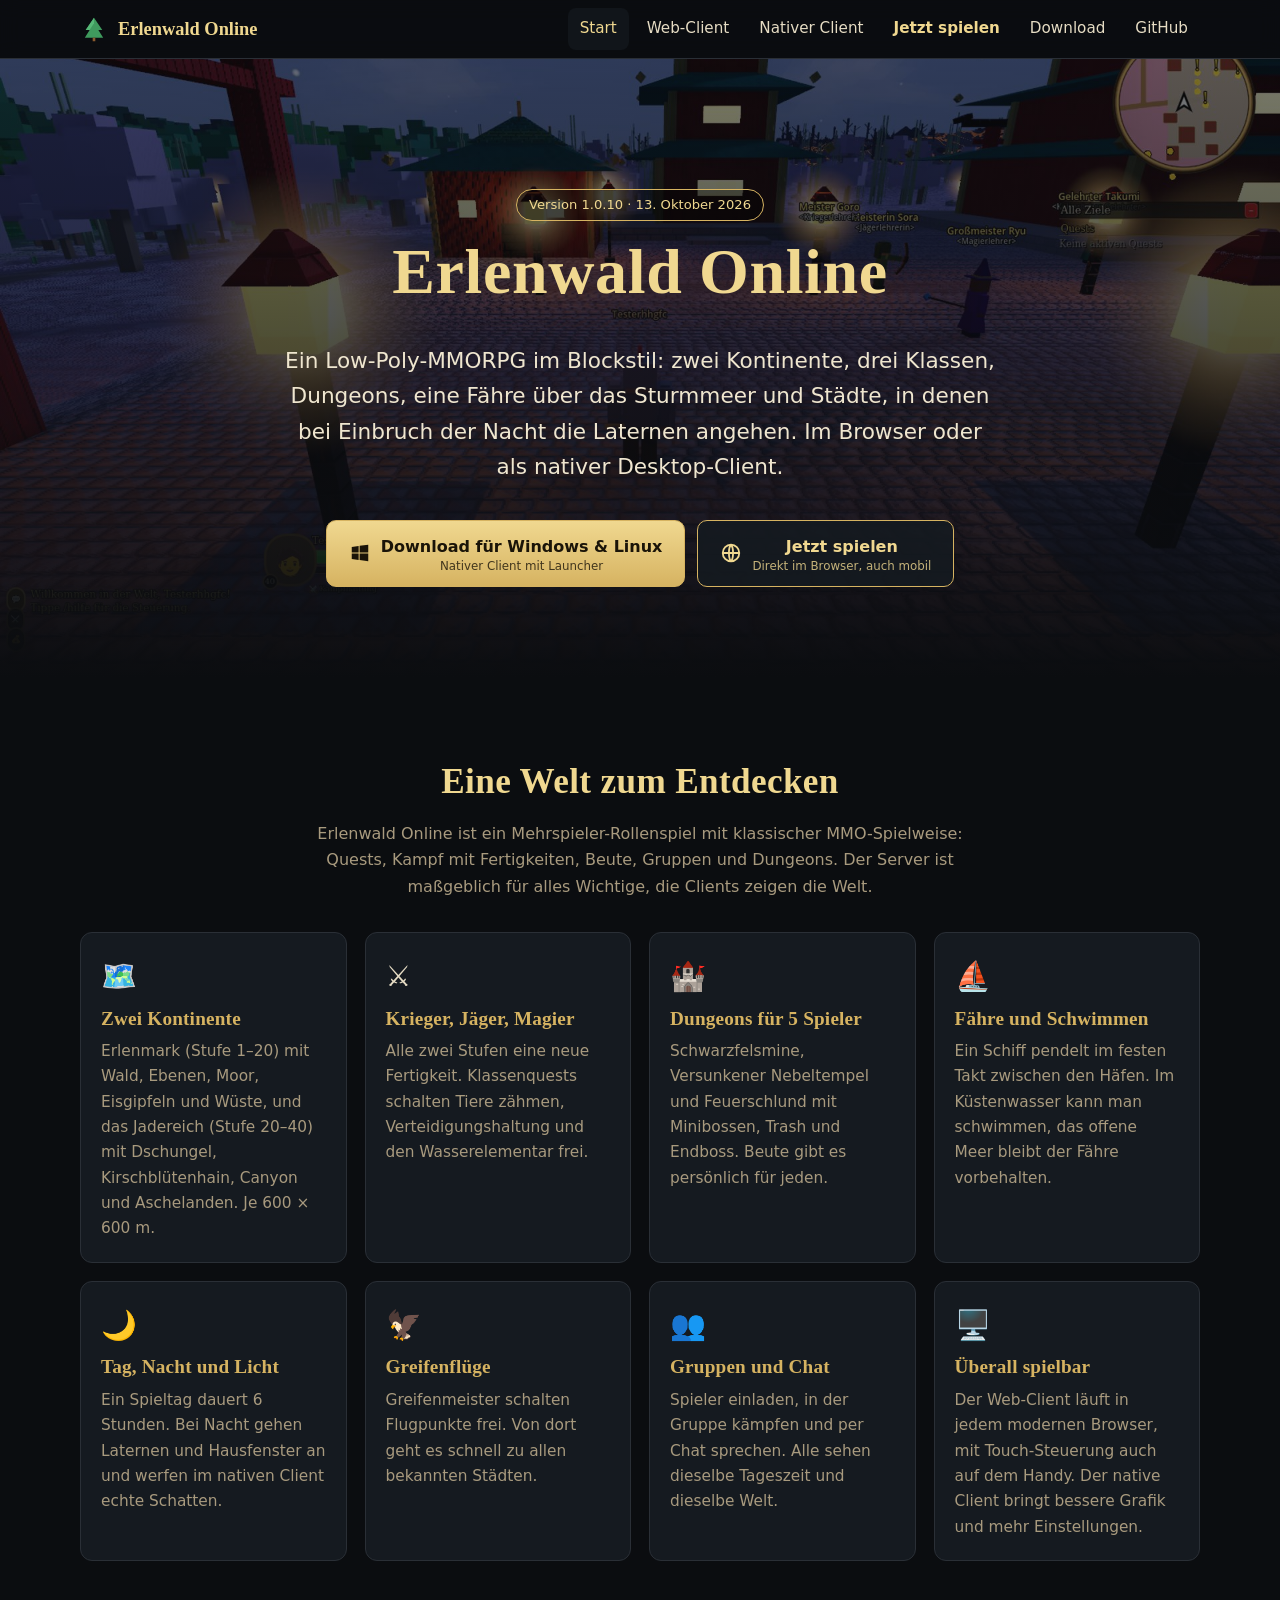
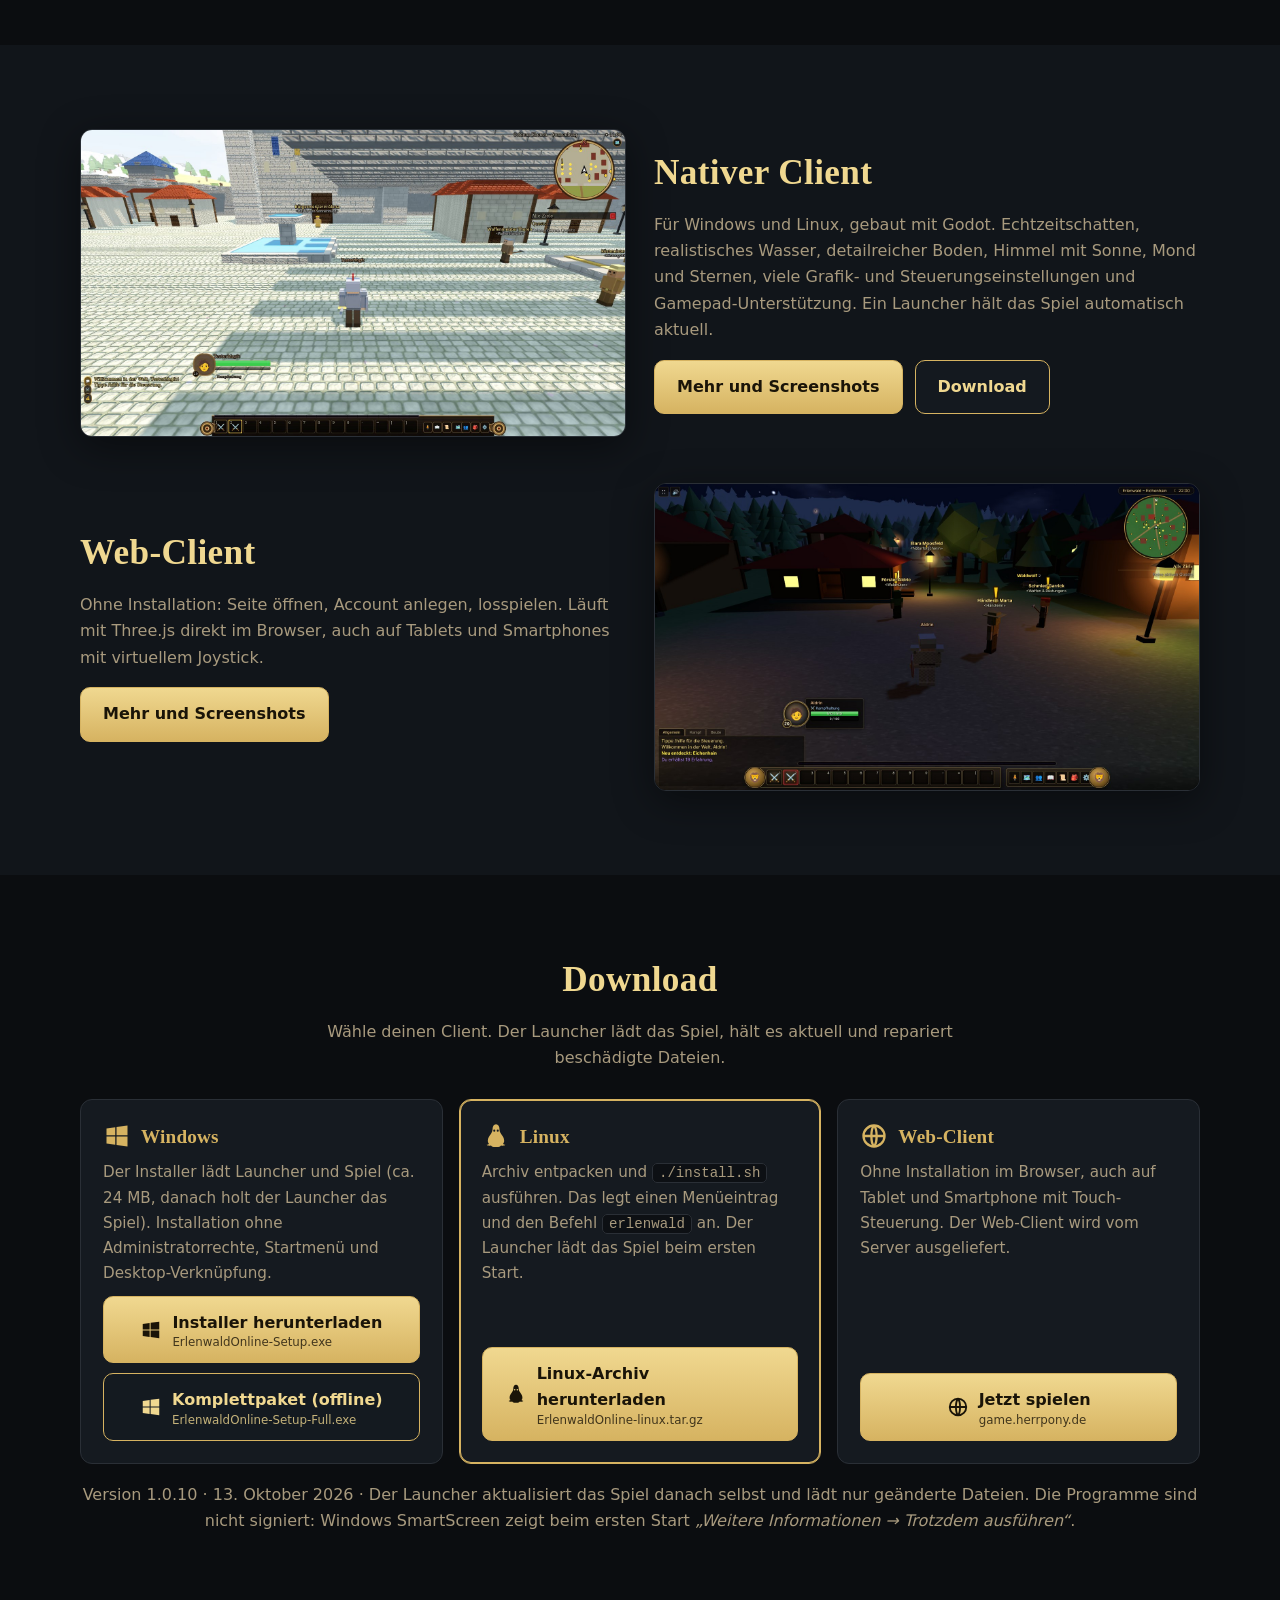
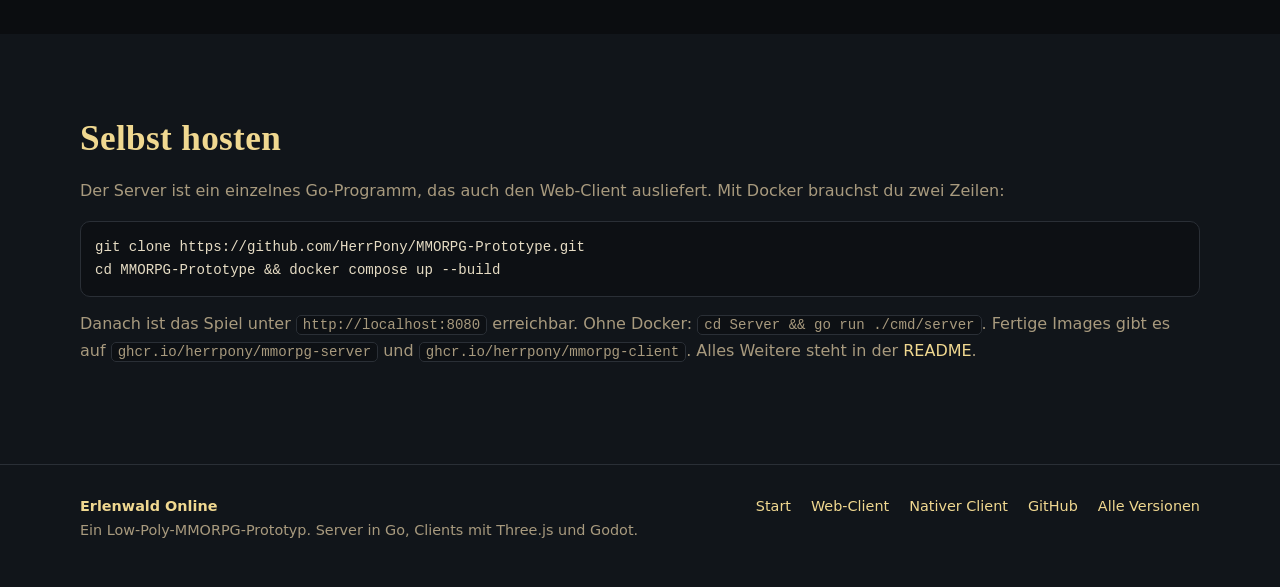
<file: index.html>
<!doctype html>
<html lang="de">
<head>
<meta charset="utf-8">
<title>Erlenwald Online – Low-Poly-MMORPG für Browser, Windows und Linux</title>
<meta name="viewport" content="width=device-width, initial-scale=1">
<meta name="description" content="Erlenwald Online: Low-Poly-MMORPG mit zwei Kontinenten, Dungeons und Fähre. Im Browser spielen oder den nativen Client für Windows und Linux herunterladen.">
<meta name="theme-color" content="#0b0d10">
<meta property="og:title" content="Erlenwald Online – Low-Poly-MMORPG für Browser, Windows und Linux"><meta property="og:description" content="Erlenwald Online: Low-Poly-MMORPG mit zwei Kontinenten, Dungeons und Fähre. Im Browser spielen oder den nativen Client für Windows und Linux herunterladen."><meta property="og:image" content="img/og.jpg"><meta property="og:type" content="website">
<link rel="icon" href="favicon.svg" type="image/svg+xml">
<link rel="stylesheet" href="style.css">
</head>
<body>
<a class="skip" href="#main">Zum Inhalt</a>
<header class="top"><div class="wrap">
  <a class="brand" href="index.html"><svg viewBox="0 0 64 64" aria-hidden="true"><path d="M32 6 13 34h9L11 52h42L42 34h9z" fill="#3f9a5e"/><path d="M32 6 13 34h9l10-15z" fill="#57b877"/><rect x="29" y="52" width="6" height="8" fill="#8a5a2e"/></svg> Erlenwald Online</a>
  <button class="burger" aria-label="Menü" aria-expanded="false">☰</button>
  <nav class="main"><a href="index.html" class="on">Start</a><a href="web.html">Web-Client</a><a href="native.html">Nativer Client</a><a class="play" href="https://game.herrpony.de/" rel="noopener">Jetzt spielen</a><a href="index.html#download">Download</a><a href="https://github.com/HerrPony/MMORPG-Prototype" rel="noopener">GitHub</a></nav>
</div></header>
<main id="main">

<div class="hero" style="--hero:url(img/hero.jpg)"><div class="wrap">
  <span class="badge" data-version>Native Client</span>
  <h1>Erlenwald Online</h1>
  <p class="lead">Ein Low-Poly-MMORPG im Blockstil: zwei Kontinente, drei Klassen, Dungeons, eine Fähre über das Sturmmeer und Städte, in denen bei Einbruch der Nacht die Laternen angehen. Im Browser oder als nativer Desktop-Client.</p>
  <div class="cta">
    <a class="btn" href="#download"><svg viewBox="0 0 24 24" fill="currentColor" aria-hidden="true"><path d="M3 5.5 10.5 4.4v7H3zM11.6 4.2 21 3v8.4h-9.4zM3 12.5h7.5v7.1L3 18.5zM11.6 12.5H21V21l-9.4-1.3z"/></svg> <span>Download für Windows &amp; Linux<small>Nativer Client mit Launcher</small></span></a>
    <a class="btn alt" href="https://game.herrpony.de/" rel="noopener"><svg viewBox="0 0 24 24" fill="none" stroke="currentColor" stroke-width="2" aria-hidden="true"><circle cx="12" cy="12" r="9"/><path d="M3 12h18M12 3c3 3.200 3 14.800 0 18M12 3c-3 3.200-3 14.800 0 18"/></svg> <span>Jetzt spielen<small>Direkt im Browser, auch mobil</small></span></a>
  </div>
</div></div>

<section><div class="wrap">
  <h2 class="center">Eine Welt zum Entdecken</h2>
  <p class="muted center" style="max-width:700px;margin:0 auto 32px">Erlenwald Online ist ein Mehrspieler-Rollenspiel mit klassischer MMO-Spielweise: Quests, Kampf mit Fertigkeiten, Beute, Gruppen und Dungeons. Der Server ist maßgeblich für alles Wichtige, die Clients zeigen die Welt.</p>
  <div class="grid">
    <div class="card"><div class="ico">🗺️</div><h3>Zwei Kontinente</h3><p>Erlenmark (Stufe 1–20) mit Wald, Ebenen, Moor, Eisgipfeln und Wüste, und das Jadereich (Stufe 20–40) mit Dschungel, Kirschblütenhain, Canyon und Aschelanden. Je 600 × 600 m.</p></div>
    <div class="card"><div class="ico">⚔️</div><h3>Krieger, Jäger, Magier</h3><p>Alle zwei Stufen eine neue Fertigkeit. Klassenquests schalten Tiere zähmen, Verteidigungshaltung und den Wasserelementar frei.</p></div>
    <div class="card"><div class="ico">🏰</div><h3>Dungeons für 5 Spieler</h3><p>Schwarzfelsmine, Versunkener Nebeltempel und Feuerschlund mit Minibossen, Trash und Endboss. Beute gibt es persönlich für jeden.</p></div>
    <div class="card"><div class="ico">⛵</div><h3>Fähre und Schwimmen</h3><p>Ein Schiff pendelt im festen Takt zwischen den Häfen. Im Küstenwasser kann man schwimmen, das offene Meer bleibt der Fähre vorbehalten.</p></div>
    <div class="card"><div class="ico">🌙</div><h3>Tag, Nacht und Licht</h3><p>Ein Spieltag dauert 6 Stunden. Bei Nacht gehen Laternen und Hausfenster an und werfen im nativen Client echte Schatten.</p></div>
    <div class="card"><div class="ico">🦅</div><h3>Greifenflüge</h3><p>Greifenmeister schalten Flugpunkte frei. Von dort geht es schnell zu allen bekannten Städten.</p></div>
    <div class="card"><div class="ico">👥</div><h3>Gruppen und Chat</h3><p>Spieler einladen, in der Gruppe kämpfen und per Chat sprechen. Alle sehen dieselbe Tageszeit und dieselbe Welt.</p></div>
    <div class="card"><div class="ico">🖥️</div><h3>Überall spielbar</h3><p>Der Web-Client läuft in jedem modernen Browser, mit Touch-Steuerung auch auf dem Handy. Der native Client bringt bessere Grafik und mehr Einstellungen.</p></div>
  </div>
</div></section>

<section style="background:var(--bg2)"><div class="wrap">
  <div class="split" style="margin-bottom:46px">
    <div class="shot"><img src="img/n_day_town.jpg" alt="Hauptstadt Sonnenburg im nativen Client" loading="lazy" width="1600" height="900"></div>
    <div><h2>Nativer Client</h2><p class="muted">Für Windows und Linux, gebaut mit Godot. Echtzeitschatten, realistisches Wasser, detailreicher Boden, Himmel mit Sonne, Mond und Sternen, viele Grafik- und Steuerungseinstellungen und Gamepad-Unterstützung. Ein Launcher hält das Spiel automatisch aktuell.</p>
    <div class="cta" style="justify-content:flex-start"><a class="btn" href="native.html">Mehr und Screenshots</a><a class="btn alt" href="#download">Download</a></div></div>
  </div>
  <div class="split">
    <div style="order:2" class="shot"><img src="img/w_night.jpg" alt="Nachtszene mit Laternen im Web-Client" loading="lazy" width="1600" height="900"></div>
    <div style="order:1"><h2>Web-Client</h2><p class="muted">Ohne Installation: Seite öffnen, Account anlegen, losspielen. Läuft mit Three.js direkt im Browser, auch auf Tablets und Smartphones mit virtuellem Joystick.</p>
    <div class="cta" style="justify-content:flex-start"><a class="btn" href="web.html">Mehr und Screenshots</a></div></div>
  </div>
</div></section>

<section id="download"><div class="wrap">
  <h2 class="center">Download</h2>
  <p class="muted center" style="max-width:640px;margin:0 auto 28px">Wähle deinen Client. Der Launcher lädt das Spiel, hält es aktuell und repariert beschädigte Dateien.</p>
  <div class="dl-grid">
  <div class="dl" data-for="windows"><h3><svg viewBox="0 0 24 24" fill="currentColor" aria-hidden="true"><path d="M3 5.5 10.5 4.4v7H3zM11.6 4.2 21 3v8.4h-9.4zM3 12.5h7.5v7.1L3 18.5zM11.6 12.5H21V21l-9.4-1.3z"/></svg> Windows</h3><p>Der Installer lädt Launcher und Spiel (ca. 24&nbsp;MB, danach holt der Launcher das Spiel). Installation ohne Administratorrechte, Startmenü und Desktop-Verknüpfung.</p>
    <a class="btn" href="https://github.com/HerrPony/MMORPG-Prototype/releases/latest/download/ErlenwaldOnline-Setup.exe"><svg viewBox="0 0 24 24" fill="currentColor" aria-hidden="true"><path d="M3 5.5 10.5 4.4v7H3zM11.6 4.2 21 3v8.4h-9.4zM3 12.5h7.5v7.1L3 18.5zM11.6 12.5H21V21l-9.4-1.3z"/></svg> <span>Installer herunterladen<small>ErlenwaldOnline-Setup.exe</small></span></a>
    <a class="btn alt" href="https://github.com/HerrPony/MMORPG-Prototype/releases/latest/download/ErlenwaldOnline-Setup-Full.exe"><svg viewBox="0 0 24 24" fill="currentColor" aria-hidden="true"><path d="M3 5.5 10.5 4.4v7H3zM11.6 4.2 21 3v8.4h-9.4zM3 12.5h7.5v7.1L3 18.5zM11.6 12.5H21V21l-9.4-1.3z"/></svg> <span>Komplettpaket (offline)<small>ErlenwaldOnline-Setup-Full.exe</small></span></a></div>
  <div class="dl" data-for="linux"><h3><svg viewBox="0 0 24 24" fill="currentColor" aria-hidden="true"><path d="M12 2c-2 0-3 2-3 4.5 0 1.3-.5 2.4-1.4 3.7C6.4 11.9 5 13.7 5 16c0 1.2.4 2 1 2.6-.4.5-1.4.7-2 1 .8 1 2.5.9 3.7.5.7.9 1.9 1.4 3.3 1.4h2c1.4 0 2.6-.5 3.3-1.4 1.2.4 2.9.5 3.7-.5-.6-.3-1.6-.5-2-1 .6-.6 1-1.4 1-2.6 0-2.3-1.4-4.1-2.6-5.8C15.5 8.900 15 7.800 15 6.500 15 4 14 2 12 2zm-1.500 4.500a.9.9 0 1 1 0 1.800.9.9 0 0 1 0-1.800zm3 0a.9.9 0 1 1 0 1.800.9.9 0 0 1 0-1.800z"/></svg> Linux</h3><p>Archiv entpacken und <code>./install.sh</code> ausführen. Das legt einen Menüeintrag und den Befehl <code>erlenwald</code> an. Der Launcher lädt das Spiel beim ersten Start.</p>
    <a class="btn" href="https://github.com/HerrPony/MMORPG-Prototype/releases/latest/download/ErlenwaldOnline-linux.tar.gz"><svg viewBox="0 0 24 24" fill="currentColor" aria-hidden="true"><path d="M12 2c-2 0-3 2-3 4.5 0 1.3-.5 2.4-1.4 3.7C6.4 11.9 5 13.7 5 16c0 1.2.4 2 1 2.6-.4.5-1.4.7-2 1 .8 1 2.5.9 3.7.5.7.9 1.9 1.4 3.3 1.4h2c1.4 0 2.6-.5 3.3-1.4 1.2.4 2.9.5 3.7-.5-.6-.3-1.6-.5-2-1 .6-.6 1-1.4 1-2.6 0-2.3-1.4-4.1-2.6-5.8C15.5 8.900 15 7.800 15 6.500 15 4 14 2 12 2zm-1.500 4.500a.9.9 0 1 1 0 1.800.9.9 0 0 1 0-1.800zm3 0a.9.9 0 1 1 0 1.800.9.9 0 0 1 0-1.800z"/></svg> <span>Linux-Archiv herunterladen<small>ErlenwaldOnline-linux.tar.gz</small></span></a></div>
  <div class="dl" data-for="mobile"><h3><svg viewBox="0 0 24 24" fill="none" stroke="currentColor" stroke-width="2" aria-hidden="true"><circle cx="12" cy="12" r="9"/><path d="M3 12h18M12 3c3 3.200 3 14.800 0 18M12 3c-3 3.200-3 14.800 0 18"/></svg> Web-Client</h3><p>Ohne Installation im Browser, auch auf Tablet und Smartphone mit Touch-Steuerung. Der Web-Client wird vom Server ausgeliefert.</p>
    <a class="btn" href="https://game.herrpony.de/" rel="noopener"><svg viewBox="0 0 24 24" fill="none" stroke="currentColor" stroke-width="2" aria-hidden="true"><circle cx="12" cy="12" r="9"/><path d="M3 12h18M12 3c3 3.200 3 14.800 0 18M12 3c-3 3.200-3 14.800 0 18"/></svg> <span>Jetzt spielen<small>game.herrpony.de</small></span></a></div>
</div>
<p class="muted center" style="margin-top:18px"><span data-version>Aktuelle Version</span> · Der Launcher aktualisiert das Spiel danach selbst und lädt nur geänderte Dateien. Die Programme sind nicht signiert: Windows SmartScreen zeigt beim ersten Start <em>„Weitere Informationen → Trotzdem ausführen“</em>.</p>
</div></section>

<section style="background:var(--bg2)"><div class="wrap">
  <h2>Selbst hosten</h2>
  <p class="muted">Der Server ist ein einzelnes Go-Programm, das auch den Web-Client ausliefert. Mit Docker brauchst du zwei Zeilen:</p>
<pre><code>git clone https://github.com/HerrPony/MMORPG-Prototype.git
cd MMORPG-Prototype &amp;&amp; docker compose up --build</code></pre>
  <p class="muted">Danach ist das Spiel unter <code>http://localhost:8080</code> erreichbar. Ohne Docker: <code>cd Server &amp;&amp; go run ./cmd/server</code>. Fertige Images gibt es auf <code>ghcr.io/herrpony/mmorpg-server</code> und <code>ghcr.io/herrpony/mmorpg-client</code>. Alles Weitere steht in der <a href="https://github.com/HerrPony/MMORPG-Prototype#readme" rel="noopener">README</a>.</p>
</div></section>

</main>
<footer><div class="wrap">
  <div><strong style="color:var(--gold2)">Erlenwald Online</strong><br>Ein Low-Poly-MMORPG-Prototyp. Server in Go, Clients mit Three.js und Godot.</div>
  <ul><li><a href="index.html">Start</a></li><li><a href="web.html">Web-Client</a></li><li><a href="native.html">Nativer Client</a></li><li><a href="https://github.com/HerrPony/MMORPG-Prototype" rel="noopener">GitHub</a></li><li><a href="https://github.com/HerrPony/MMORPG-Prototype/releases" rel="noopener">Alle Versionen</a></li></ul>
</div></footer>
<script src="site.js"></script>
</body>
</html>
</file>
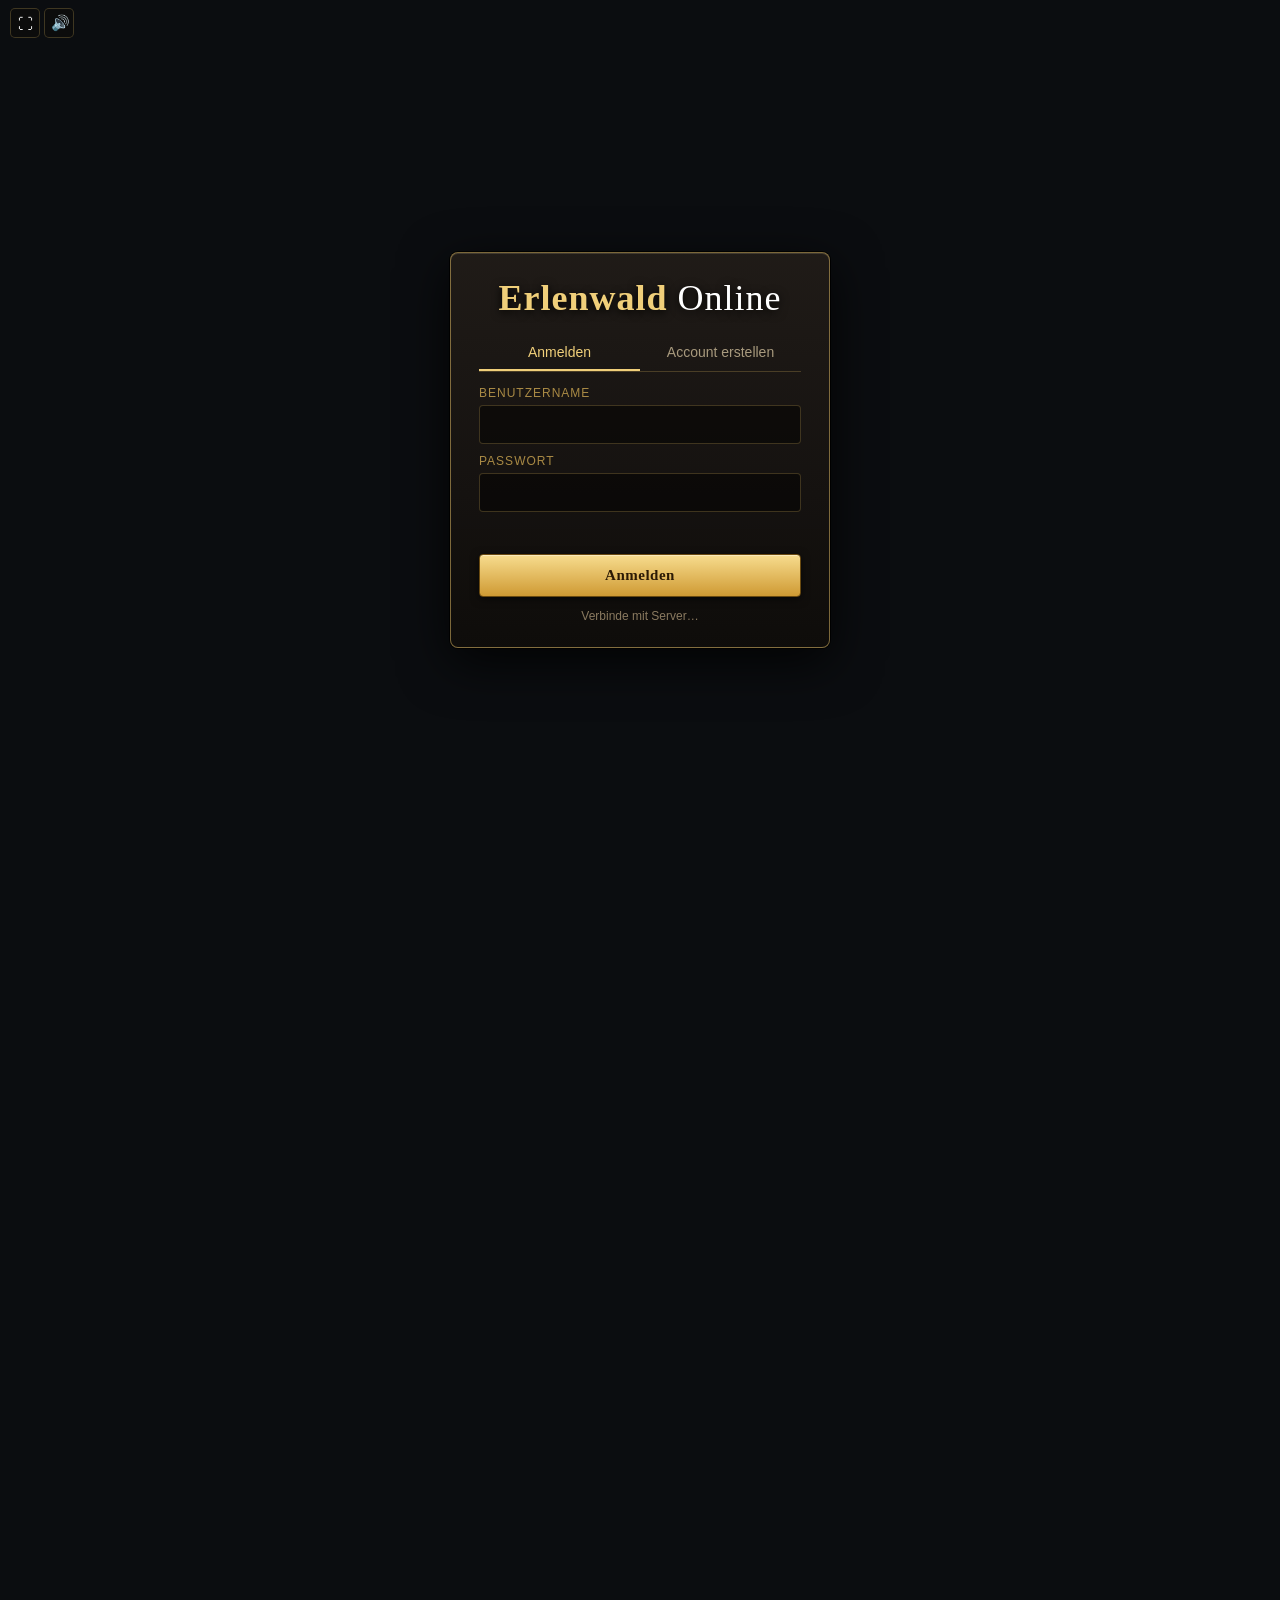
<file: Client/index.html>
<!doctype html>
<html lang="de">
<head>
<meta charset="utf-8">
<title>Erlenwald Online</title>
<meta name="viewport" content="width=device-width, initial-scale=1, maximum-scale=1, user-scalable=no, viewport-fit=cover">
<meta name="mobile-web-app-capable" content="yes">
<meta name="apple-mobile-web-app-capable" content="yes">
<meta name="apple-mobile-web-app-status-bar-style" content="black-translucent">
<meta name="theme-color" content="#0b0d10">
<link rel="manifest" href="manifest.webmanifest">
<link rel="stylesheet" href="css/style.css">
<link rel="stylesheet" href="css/items.css">
<link rel="stylesheet" href="css/world.css">
<script type="importmap">
{ "imports": { "three": "./vendor/three.module.js", "three/addons/": "./vendor/jsm/" } }
</script>
</head>
<body>
<canvas id="gl"></canvas>

<!-- ===== Menü-Bildschirme ===== -->
<div id="screen-login" class="screen">
  <div class="panel login-panel">
    <h1>Erlenwald <span>Online</span></h1>
    <div class="tabs">
      <button id="tab-login" class="active">Anmelden</button>
      <button id="tab-register">Account erstellen</button>
    </div>
    <label>Benutzername<input id="in-user" maxlength="20" autocomplete="username"></label>
    <label>Passwort<input id="in-pass" type="password" maxlength="72" autocomplete="current-password"></label>
    <label id="row-pass2" class="hidden">Passwort wiederholen<input id="in-pass2" type="password" maxlength="72"></label>
    <div id="login-error" class="error"></div>
    <button id="btn-login" class="big">Anmelden</button>
    <p class="hint" id="login-status">Verbinde mit Server…</p>
  </div>
</div>

<div id="screen-chars" class="screen hidden">
  <div class="panel side-panel left">
    <h2>Charaktere</h2>
    <div id="char-list"></div>
    <button id="btn-new-char" class="big">Neuen Charakter erstellen</button>
    <button id="btn-account-out" class="small">Abmelden</button>
  </div>
  <div class="panel side-panel right" id="char-detail">
    <h2 id="cd-name">–</h2>
    <p id="cd-info"></p>
    <button id="btn-enter" class="big" disabled>Welt betreten</button>
    <button id="btn-delete" class="small danger" disabled>Charakter löschen</button>
  </div>
</div>

<div id="screen-create" class="screen hidden">
  <div class="panel side-panel left wide">
    <h2>Charakter erstellen</h2>
    <h3>Rasse</h3>
    <div id="race-list" class="cards"></div>
    <h3>Klasse</h3>
    <div id="class-list" class="cards"></div>
    <h3>Aussehen</h3>
    <div class="look-row">
      <span>Geschlecht</span>
      <button id="g-m" class="small active">♂ Männlich</button>
      <button id="g-f" class="small">♀ Weiblich</button>
    </div>
    <div class="look-row"><span>Haarfarbe</span><div id="hair-list" class="swatches"></div></div>
    <div class="look-row"><span>Hautton</span><div id="skin-list" class="swatches"></div></div>
    <label>Name<input id="in-charname" maxlength="16" autocomplete="off"></label>
    <div id="create-error" class="error"></div>
    <div class="row">
      <button id="btn-create" class="big">Erstellen</button>
      <button id="btn-create-back" class="small">Zurück</button>
    </div>
  </div>
  <div class="panel side-panel right" id="class-detail"></div>
</div>

<!-- ===== Spiel-Oberfläche ===== -->
<div id="hud" class="hidden">
  <div id="labels"></div>
  <div id="fct"></div>

  <div id="errmsg"></div>
  <div id="zonebanner" class="hidden"><div id="zb-zone"></div><div id="zb-sub"></div></div>
  <div id="flightbar" class="hidden">🦅 Flug nach <b id="fb-dest"></b></div>
  <div id="partyframes"></div>
  <div id="petframes"></div>
  <div id="invite" class="hidden"><div id="inv-text"></div><div class="invbtns"><button id="inv-yes" class="small">Annehmen</button><button id="inv-no" class="small">Ablehnen</button></div></div>
  <div id="playermenu" class="hidden"></div>

  <!-- Spieler & Ziel -->
  <div id="pframe" class="uframe">
    <div class="portrait" id="pf-portrait"><span class="pemoji"></span><div class="lvl" id="pf-lvl">1</div></div>
    <div class="bars">
      <div class="uname" id="pf-name"></div><div class="stance hidden" id="pf-stance"></div>
      <div class="bar hp"><div class="fill"></div><span class="txt"></span></div>
      <div class="bar res"><div class="fill"></div><span class="txt"></span></div>
      <div class="buffs" id="pf-buffs"></div>
    </div>
  </div>
  <div id="tframe" class="uframe target hidden">
    <div class="bars">
      <div class="uname" id="tf-name"></div><div class="tag-row" id="tf-tag"></div>
      <div class="bar hp"><div class="fill"></div><span class="txt"></span></div>
      <div class="buffs" id="tf-buffs"></div>
    </div>
    <div class="portrait" id="tf-portrait"><span class="pemoji"></span><div class="lvl" id="tf-lvl">1</div></div>
  </div>

  <!-- Minimap & Quest-Tracker -->
  <div id="topright">
    <div id="zonebar"><span id="zone-name">Erlenwald</span><span id="clock"></span></div>
    <div id="minimap-wrap"><canvas id="minimap" width="300" height="300"></canvas><div id="mm-north">N</div></div>
    <div id="tracker">
      <div class="th">Alle Ziele</div>
      <div id="tracker-body"></div>
    </div>
  </div>

  <!-- Chat -->
  <div id="chat" data-f="all">
    <div id="chat-tabs"><button data-f="all" class="active">Allgemein</button><button data-f="combat">Kampf</button><button data-f="loot">Beute</button></div>
    <div id="chat-log"></div>
    <input id="chat-input" maxlength="200" placeholder="Nachricht… (Enter)" autocomplete="off">
  </div>

  <!-- Zauberleiste, XP -->
  <div id="castbar" class="hidden"><div class="fill"></div><span></span></div>
  <div id="bottom">
    <div id="xpbar"><div id="xpfill"></div><span id="xptext"></span></div>
    <div id="bar-wrap">
      <div class="cap left"><span>🦁</span></div>
      <div id="actionbar"></div>
      <div id="micro">
        <button data-win="char" title="Charakter (C)">🧍</button>
        <button data-win="map" title="Weltkarte (M)">🗺️</button>
        <button data-win="party" title="Gruppe (O)">👥</button>
        <button data-win="spellbook" title="Zauberbuch (P)">📖</button>
        <button data-win="quests" title="Questlog (L)">📜</button>
        <button data-win="bags" title="Taschen (B)">🎒</button>
        <button data-win="menu" title="Menü (Esc)">⚙️</button>
      </div>
      <div class="cap right"><span>🦁</span></div>
    </div>
  </div>

  <!-- Fenster -->
  <div id="dialog" class="win hidden">
    <div class="wtitle"><span id="dlg-title"></span><button class="x" data-close="dialog">✕</button></div>
    <div id="dlg-tabs"></div>
    <div class="wbody parchment">
      <h4 id="dlg-quest"></h4>
      <div id="dlg-text"></div>
      <div id="dlg-obj"></div>
      <div id="dlg-reward"></div>
      <div id="dlg-list"></div>
    </div>
    <div class="wfoot"><button id="dlg-main" class="big"></button><button class="small" data-close="dialog">Schließen</button></div>
  </div>

  <div id="lootwin" class="win hidden">
    <div class="wtitle"><span id="loot-title">Beute</span><button class="x" data-close="lootwin">✕</button></div>
    <div class="wbody" id="loot-body"></div>
    <div class="wfoot"><button id="loot-all" class="small">Alles nehmen</button></div>
  </div>

  <div id="vendorwin" class="win hidden">
    <div class="wtitle"><span id="vendor-title">Händler</span><button class="x" data-close="vendorwin">✕</button></div>
    <div class="wbody">
      <label class="chk"><input type="checkbox" id="vendor-only" checked> Nur für meine Klasse</label>
      <div id="vendor-list"></div>
      <div class="vfoot"><button class="small" id="vendor-junk">Plunder verkaufen</button><span id="vendor-money"></span></div>
      <div class="hint" style="text-align:left">Rechtsklick auf Gegenstände in deinen Taschen verkauft sie.</div>
    </div>
  </div>

  <div id="bags" class="win hidden">
    <div class="wtitle"><span>Taschen</span><button class="x" data-close="bags">✕</button></div>
    <div class="wbody"><div id="bag-grid"></div><div id="bag-money"></div></div>
  </div>

  <div id="questlog" class="win hidden wide">
    <div class="wtitle"><span>Questlog</span><button class="x" data-close="questlog">✕</button></div>
    <div class="wbody split"><div id="ql-list"></div><div id="ql-detail" class="parchment"></div></div>
  </div>

  <div id="mapwin" class="win hidden">
    <div class="wtitle"><span id="map-title">Weltkarte</span><button class="x" data-close="mapwin">✕</button></div>
    <div class="wbody"><div id="map-tabs"><button data-c="0">Erlenmark</button><button data-c="1">Jadereich</button></div><div id="map-wrap"><canvas id="mapcv" width="700" height="700"></canvas><div id="map-tip"></div></div>
    <div id="map-legend"></div></div>
  </div>

  <div id="partywin" class="win hidden">
    <div class="wtitle"><span>Gruppe</span><button class="x" data-close="partywin">✕</button></div>
    <div class="wbody" id="party-body"></div>
  </div>

  <div id="spellbook" class="win hidden">
    <div class="wtitle"><span>Zauberbuch</span><button class="x" data-close="spellbook">✕</button></div>
    <div class="wbody" id="spell-body"></div>
  </div>

  <div id="charwin" class="win hidden">
    <div class="wtitle"><span>Charakter</span><button class="x" data-close="charwin">✕</button></div>
    <div class="wbody" id="char-body"></div>
  </div>

  <div id="menuwin" class="win hidden">
    <div class="wtitle"><span>Menü</span><button class="x" data-close="menuwin">✕</button></div>
    <div class="wbody menu">
      <label>Lautstärke<input id="vol" type="range" min="0" max="1" step="0.05"></label>
      <button id="m-fs" class="big">Vollbild an/aus</button>
      <button id="m-controls" class="big">Steuerung</button>
      <button id="m-logout" class="big">Zur Charakterauswahl</button>
      <button class="big" data-close="menuwin">Zurück zum Spiel</button>
      <div id="controls-help" class="hidden"></div>
    </div>
  </div>

  <div id="deathbox" class="hidden">
    <h2>Du bist gestorben</h2>
    <button id="btn-revive" class="big">Wiederbeleben</button>
  </div>

  <div id="tooltip" class="hidden"></div>
  <div id="levelup" class="hidden">STUFE <span id="levelup-n"></span>!</div>
</div>

<div id="sys-btns">
  <button id="btn-fs" title="Vollbild (F11)">⛶</button>
  <button id="btn-mute" title="Musik an/aus (N)">🔊</button>
  <button id="btn-editor" class="hidden" title="Map-Editor (nur Admin)">🛠</button>
</div>
<div id="toast"></div>
<div id="rotate-hint"><div><div class="ri">📱↻</div><p>Bitte drehe dein Gerät ins Querformat.</p><button id="rotate-fs" class="big">Vollbild starten</button></div></div>
<script type="module" src="js/main.js"></script>
</body>
</html>
</file>
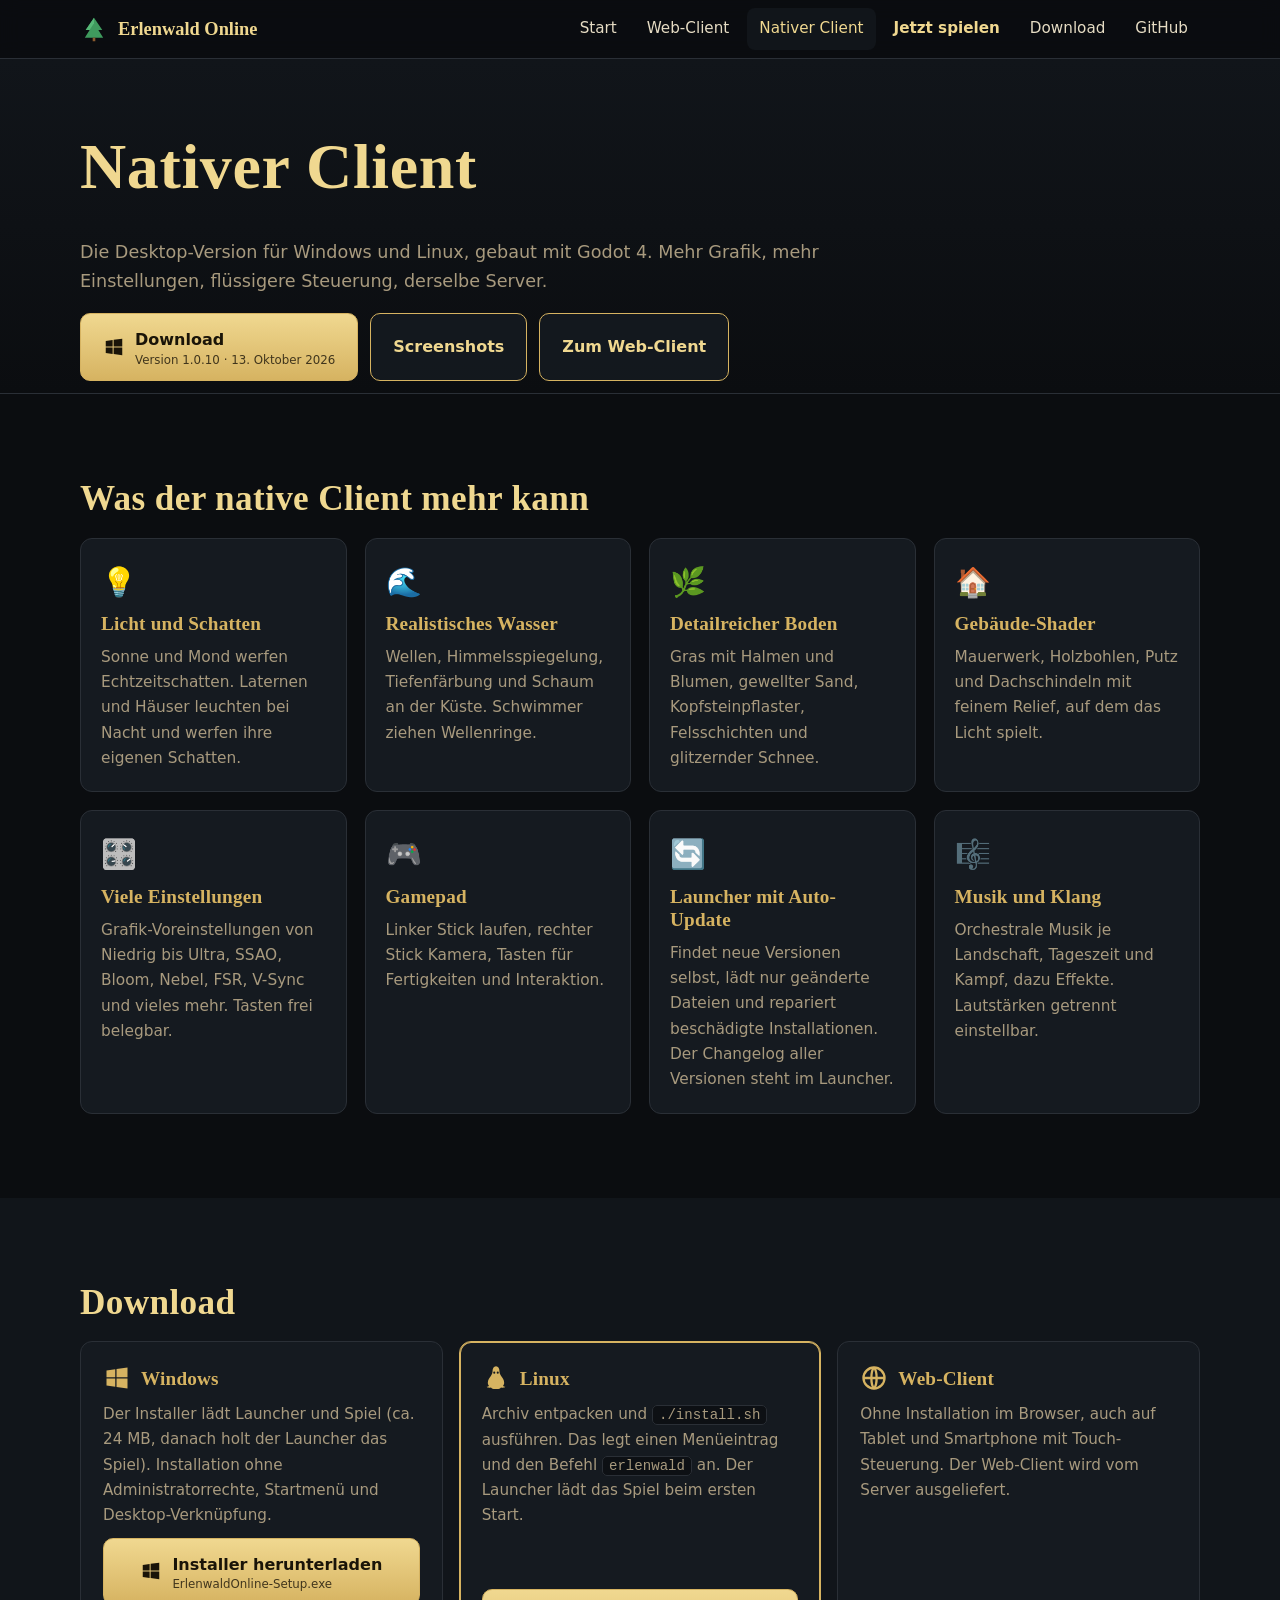
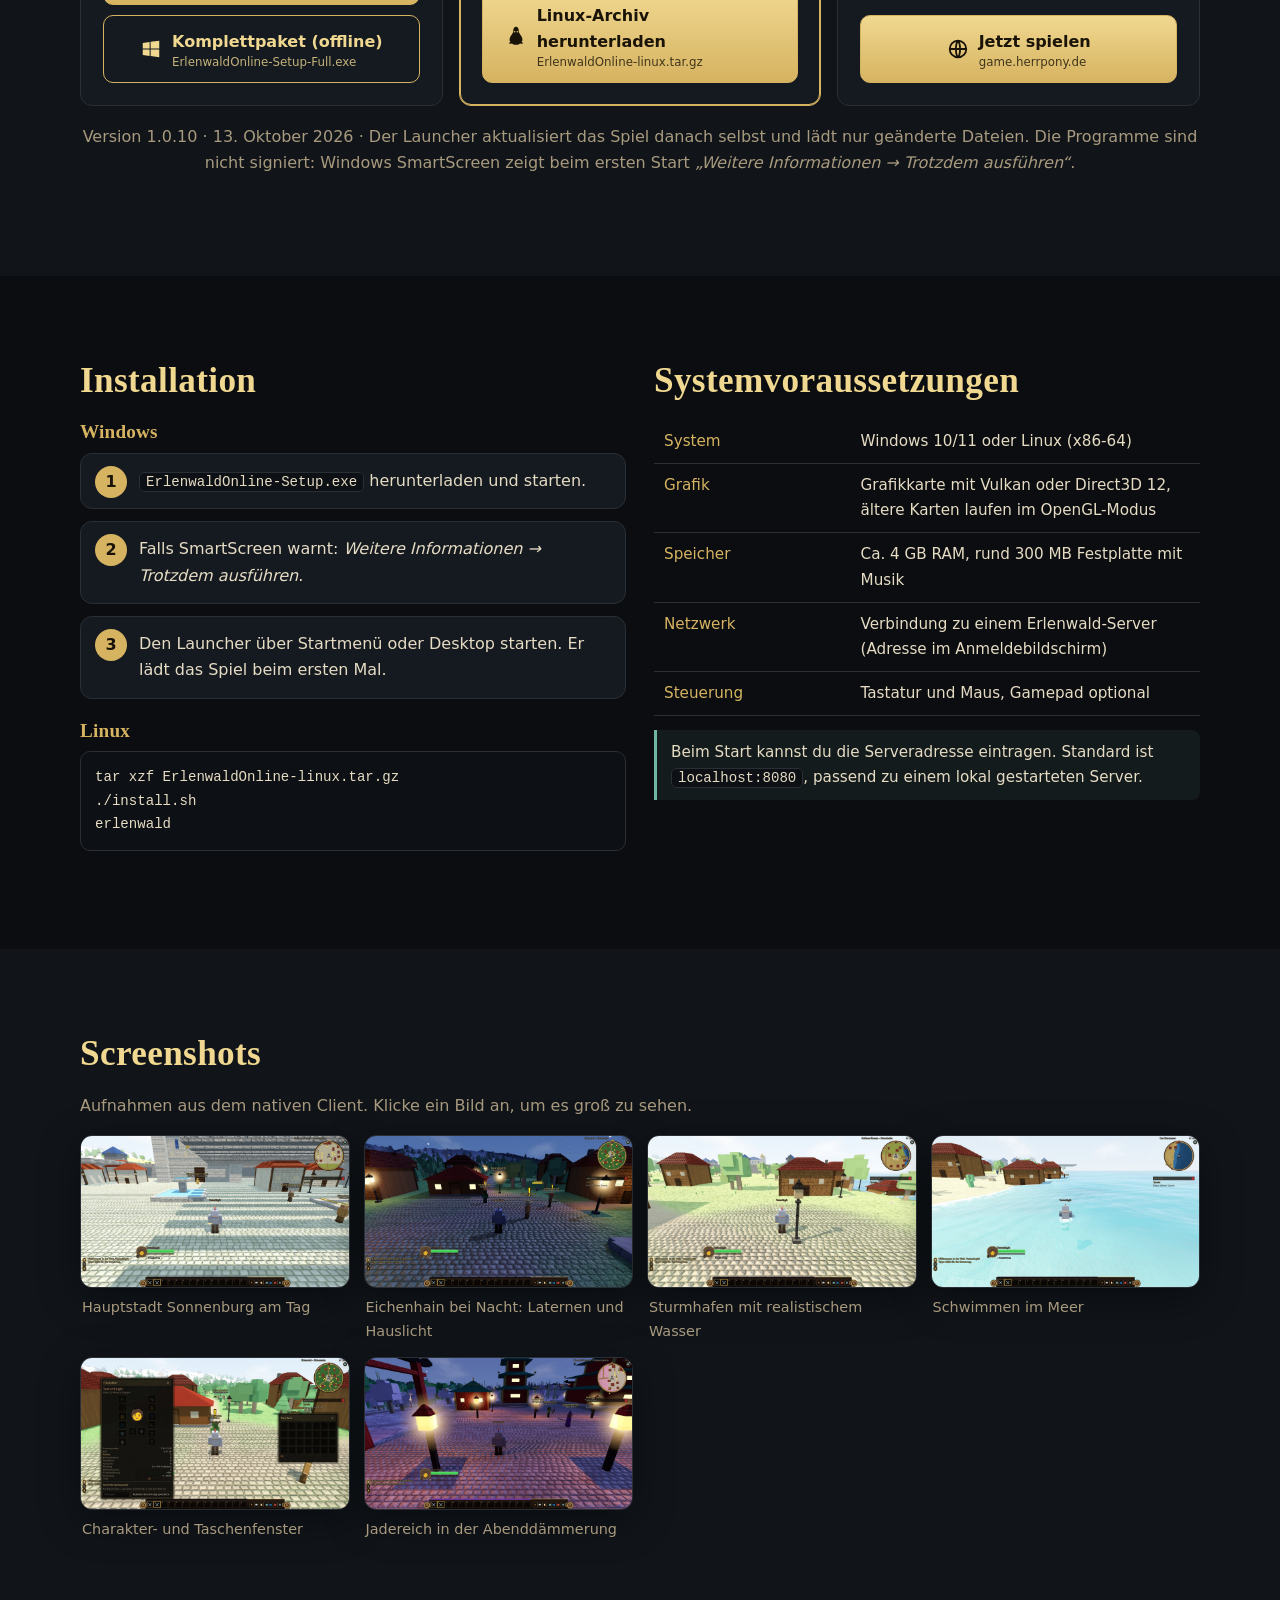
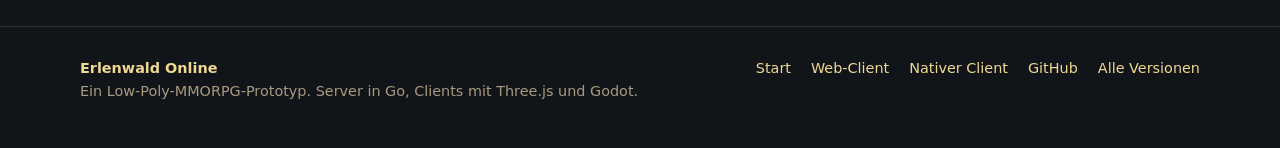
<file: native.html>
<!doctype html>
<html lang="de">
<head>
<meta charset="utf-8">
<title>Nativer Client – Erlenwald Online</title>
<meta name="viewport" content="width=device-width, initial-scale=1">
<meta name="description" content="Der native Client für Windows und Linux mit Echtzeitschatten, realistischem Wasser, Launcher und Auto-Update. Download, Installation und Screenshots.">
<meta name="theme-color" content="#0b0d10">
<meta property="og:title" content="Nativer Client – Erlenwald Online"><meta property="og:description" content="Der native Client für Windows und Linux mit Echtzeitschatten, realistischem Wasser, Launcher und Auto-Update. Download, Installation und Screenshots."><meta property="og:image" content="img/og.jpg"><meta property="og:type" content="website">
<link rel="icon" href="favicon.svg" type="image/svg+xml">
<link rel="stylesheet" href="style.css">
</head>
<body>
<a class="skip" href="#main">Zum Inhalt</a>
<header class="top"><div class="wrap">
  <a class="brand" href="index.html"><svg viewBox="0 0 64 64" aria-hidden="true"><path d="M32 6 13 34h9L11 52h42L42 34h9z" fill="#3f9a5e"/><path d="M32 6 13 34h9l10-15z" fill="#57b877"/><rect x="29" y="52" width="6" height="8" fill="#8a5a2e"/></svg> Erlenwald Online</a>
  <button class="burger" aria-label="Menü" aria-expanded="false">☰</button>
  <nav class="main"><a href="index.html">Start</a><a href="web.html">Web-Client</a><a href="native.html" class="on">Nativer Client</a><a class="play" href="https://game.herrpony.de/" rel="noopener">Jetzt spielen</a><a href="index.html#download">Download</a><a href="https://github.com/HerrPony/MMORPG-Prototype" rel="noopener">GitHub</a></nav>
</div></header>
<main id="main">

<div class="pagehead"><div class="wrap"><h1>Nativer Client</h1><p>Die Desktop-Version für Windows und Linux, gebaut mit Godot 4. Mehr Grafik, mehr Einstellungen, flüssigere Steuerung, derselbe Server.</p>
<div class="cta" style="justify-content:flex-start"><a class="btn" href="#download"><svg viewBox="0 0 24 24" fill="currentColor" aria-hidden="true"><path d="M3 5.5 10.5 4.4v7H3zM11.6 4.2 21 3v8.4h-9.4zM3 12.5h7.5v7.1L3 18.5zM11.6 12.5H21V21l-9.4-1.3z"/></svg> <span>Download<small data-version>Aktuelle Version</small></span></a><a class="btn alt" href="#bilder">Screenshots</a><a class="btn alt" href="web.html">Zum Web-Client</a></div></div></div>

<section><div class="wrap">
  <h2>Was der native Client mehr kann</h2>
  <div class="grid">
    <div class="card"><div class="ico">💡</div><h3>Licht und Schatten</h3><p>Sonne und Mond werfen Echtzeitschatten. Laternen und Häuser leuchten bei Nacht und werfen ihre eigenen Schatten.</p></div>
    <div class="card"><div class="ico">🌊</div><h3>Realistisches Wasser</h3><p>Wellen, Himmelsspiegelung, Tiefenfärbung und Schaum an der Küste. Schwimmer ziehen Wellenringe.</p></div>
    <div class="card"><div class="ico">🌿</div><h3>Detailreicher Boden</h3><p>Gras mit Halmen und Blumen, gewellter Sand, Kopfsteinpflaster, Felsschichten und glitzernder Schnee.</p></div>
    <div class="card"><div class="ico">🏠</div><h3>Gebäude-Shader</h3><p>Mauerwerk, Holzbohlen, Putz und Dachschindeln mit feinem Relief, auf dem das Licht spielt.</p></div>
    <div class="card"><div class="ico">🎛️</div><h3>Viele Einstellungen</h3><p>Grafik-Voreinstellungen von Niedrig bis Ultra, SSAO, Bloom, Nebel, FSR, V-Sync und vieles mehr. Tasten frei belegbar.</p></div>
    <div class="card"><div class="ico">🎮</div><h3>Gamepad</h3><p>Linker Stick laufen, rechter Stick Kamera, Tasten für Fertigkeiten und Interaktion.</p></div>
    <div class="card"><div class="ico">🔄</div><h3>Launcher mit Auto-Update</h3><p>Findet neue Versionen selbst, lädt nur geänderte Dateien und repariert beschädigte Installationen. Der Changelog aller Versionen steht im Launcher.</p></div>
    <div class="card"><div class="ico">🎼</div><h3>Musik und Klang</h3><p>Orchestrale Musik je Landschaft, Tageszeit und Kampf, dazu Effekte. Lautstärken getrennt einstellbar.</p></div>
  </div>
</div></section>

<section id="download" style="background:var(--bg2)"><div class="wrap">
  <h2>Download</h2>
  <div class="dl-grid">
  <div class="dl" data-for="windows"><h3><svg viewBox="0 0 24 24" fill="currentColor" aria-hidden="true"><path d="M3 5.5 10.5 4.4v7H3zM11.6 4.2 21 3v8.4h-9.4zM3 12.5h7.5v7.1L3 18.5zM11.6 12.5H21V21l-9.4-1.3z"/></svg> Windows</h3><p>Der Installer lädt Launcher und Spiel (ca. 24&nbsp;MB, danach holt der Launcher das Spiel). Installation ohne Administratorrechte, Startmenü und Desktop-Verknüpfung.</p>
    <a class="btn" href="https://github.com/HerrPony/MMORPG-Prototype/releases/latest/download/ErlenwaldOnline-Setup.exe"><svg viewBox="0 0 24 24" fill="currentColor" aria-hidden="true"><path d="M3 5.5 10.5 4.4v7H3zM11.6 4.2 21 3v8.4h-9.4zM3 12.5h7.5v7.1L3 18.5zM11.6 12.5H21V21l-9.4-1.3z"/></svg> <span>Installer herunterladen<small>ErlenwaldOnline-Setup.exe</small></span></a>
    <a class="btn alt" href="https://github.com/HerrPony/MMORPG-Prototype/releases/latest/download/ErlenwaldOnline-Setup-Full.exe"><svg viewBox="0 0 24 24" fill="currentColor" aria-hidden="true"><path d="M3 5.5 10.5 4.4v7H3zM11.6 4.2 21 3v8.4h-9.4zM3 12.5h7.5v7.1L3 18.5zM11.6 12.5H21V21l-9.4-1.3z"/></svg> <span>Komplettpaket (offline)<small>ErlenwaldOnline-Setup-Full.exe</small></span></a></div>
  <div class="dl" data-for="linux"><h3><svg viewBox="0 0 24 24" fill="currentColor" aria-hidden="true"><path d="M12 2c-2 0-3 2-3 4.5 0 1.3-.5 2.4-1.4 3.7C6.4 11.9 5 13.7 5 16c0 1.2.4 2 1 2.6-.4.5-1.4.7-2 1 .8 1 2.5.9 3.7.5.7.9 1.9 1.4 3.3 1.4h2c1.4 0 2.6-.5 3.3-1.4 1.2.4 2.9.5 3.7-.5-.6-.3-1.6-.5-2-1 .6-.6 1-1.4 1-2.6 0-2.3-1.4-4.1-2.6-5.8C15.5 8.900 15 7.800 15 6.500 15 4 14 2 12 2zm-1.500 4.500a.9.9 0 1 1 0 1.800.9.9 0 0 1 0-1.800zm3 0a.9.9 0 1 1 0 1.800.9.9 0 0 1 0-1.800z"/></svg> Linux</h3><p>Archiv entpacken und <code>./install.sh</code> ausführen. Das legt einen Menüeintrag und den Befehl <code>erlenwald</code> an. Der Launcher lädt das Spiel beim ersten Start.</p>
    <a class="btn" href="https://github.com/HerrPony/MMORPG-Prototype/releases/latest/download/ErlenwaldOnline-linux.tar.gz"><svg viewBox="0 0 24 24" fill="currentColor" aria-hidden="true"><path d="M12 2c-2 0-3 2-3 4.5 0 1.3-.5 2.4-1.4 3.7C6.4 11.9 5 13.7 5 16c0 1.2.4 2 1 2.6-.4.5-1.4.7-2 1 .8 1 2.5.9 3.7.5.7.9 1.9 1.4 3.3 1.4h2c1.4 0 2.6-.5 3.3-1.4 1.2.4 2.9.5 3.7-.5-.6-.3-1.6-.5-2-1 .6-.6 1-1.4 1-2.6 0-2.3-1.4-4.1-2.6-5.8C15.5 8.900 15 7.800 15 6.500 15 4 14 2 12 2zm-1.500 4.500a.9.9 0 1 1 0 1.800.9.9 0 0 1 0-1.800zm3 0a.9.9 0 1 1 0 1.800.9.9 0 0 1 0-1.800z"/></svg> <span>Linux-Archiv herunterladen<small>ErlenwaldOnline-linux.tar.gz</small></span></a></div>
  <div class="dl" data-for="mobile"><h3><svg viewBox="0 0 24 24" fill="none" stroke="currentColor" stroke-width="2" aria-hidden="true"><circle cx="12" cy="12" r="9"/><path d="M3 12h18M12 3c3 3.200 3 14.800 0 18M12 3c-3 3.200-3 14.800 0 18"/></svg> Web-Client</h3><p>Ohne Installation im Browser, auch auf Tablet und Smartphone mit Touch-Steuerung. Der Web-Client wird vom Server ausgeliefert.</p>
    <a class="btn" href="https://game.herrpony.de/" rel="noopener"><svg viewBox="0 0 24 24" fill="none" stroke="currentColor" stroke-width="2" aria-hidden="true"><circle cx="12" cy="12" r="9"/><path d="M3 12h18M12 3c3 3.200 3 14.800 0 18M12 3c-3 3.200-3 14.800 0 18"/></svg> <span>Jetzt spielen<small>game.herrpony.de</small></span></a></div>
</div>
<p class="muted center" style="margin-top:18px"><span data-version>Aktuelle Version</span> · Der Launcher aktualisiert das Spiel danach selbst und lädt nur geänderte Dateien. Die Programme sind nicht signiert: Windows SmartScreen zeigt beim ersten Start <em>„Weitere Informationen → Trotzdem ausführen“</em>.</p>
</div></section>

<section><div class="wrap">
  <div class="split" style="align-items:start">
    <div><h2>Installation</h2>
      <h3>Windows</h3>
      <ol class="steps"><li><code>ErlenwaldOnline-Setup.exe</code> herunterladen und starten.</li><li>Falls SmartScreen warnt: <em>Weitere Informationen → Trotzdem ausführen</em>.</li><li>Den Launcher über Startmenü oder Desktop starten. Er lädt das Spiel beim ersten Mal.</li></ol>
      <h3 style="margin-top:20px">Linux</h3>
<pre><code>tar xzf ErlenwaldOnline-linux.tar.gz
./install.sh
erlenwald</code></pre>
    </div>
    <div><h2>Systemvoraussetzungen</h2>
      <table class="req"><tbody>
        <tr><td>System</td><td>Windows 10/11 oder Linux (x86-64)</td></tr>
        <tr><td>Grafik</td><td>Grafikkarte mit Vulkan oder Direct3D 12, ältere Karten laufen im OpenGL-Modus</td></tr>
        <tr><td>Speicher</td><td>Ca. 4 GB RAM, rund 300 MB Festplatte mit Musik</td></tr>
        <tr><td>Netzwerk</td><td>Verbindung zu einem Erlenwald-Server (Adresse im Anmeldebildschirm)</td></tr>
        <tr><td>Steuerung</td><td>Tastatur und Maus, Gamepad optional</td></tr>
      </tbody></table>
      <p class="note" style="margin-top:14px">Beim Start kannst du die Serveradresse eintragen. Standard ist <code>localhost:8080</code>, passend zu einem lokal gestarteten Server.</p>
    </div>
  </div>
</div></section>

<section id="bilder" style="background:var(--bg2)"><div class="wrap">
  <h2>Screenshots</h2>
  <p class="muted">Aufnahmen aus dem nativen Client. Klicke ein Bild an, um es groß zu sehen.</p>
  <div class="gallery">
<figure><div class="shot"><img src="img/n_day_town.jpg" alt="Hauptstadt Sonnenburg am Tag" loading="lazy" width="1600" height="900"></div><figcaption>Hauptstadt Sonnenburg am Tag</figcaption></figure>
<figure><div class="shot"><img src="img/n_night_lamps.jpg" alt="Eichenhain bei Nacht: Laternen und Hauslicht" loading="lazy" width="1600" height="900"></div><figcaption>Eichenhain bei Nacht: Laternen und Hauslicht</figcaption></figure>
<figure><div class="shot"><img src="img/n_harbor.jpg" alt="Sturmhafen mit realistischem Wasser" loading="lazy" width="1600" height="900"></div><figcaption>Sturmhafen mit realistischem Wasser</figcaption></figure>
<figure><div class="shot"><img src="img/n_swim.jpg" alt="Schwimmen im Meer" loading="lazy" width="1600" height="900"></div><figcaption>Schwimmen im Meer</figcaption></figure>
<figure><div class="shot"><img src="img/n_windows.jpg" alt="Charakter- und Taschenfenster" loading="lazy" width="1600" height="900"></div><figcaption>Charakter- und Taschenfenster</figcaption></figure>
<figure><div class="shot"><img src="img/n_jade.jpg" alt="Jadereich in der Abenddämmerung" loading="lazy" width="1600" height="900"></div><figcaption>Jadereich in der Abenddämmerung</figcaption></figure>
  </div>
</div></section>

</main>
<footer><div class="wrap">
  <div><strong style="color:var(--gold2)">Erlenwald Online</strong><br>Ein Low-Poly-MMORPG-Prototyp. Server in Go, Clients mit Three.js und Godot.</div>
  <ul><li><a href="index.html">Start</a></li><li><a href="web.html">Web-Client</a></li><li><a href="native.html">Nativer Client</a></li><li><a href="https://github.com/HerrPony/MMORPG-Prototype" rel="noopener">GitHub</a></li><li><a href="https://github.com/HerrPony/MMORPG-Prototype/releases" rel="noopener">Alle Versionen</a></li></ul>
</div></footer>
<script src="site.js"></script>
</body>
</html>
</file>
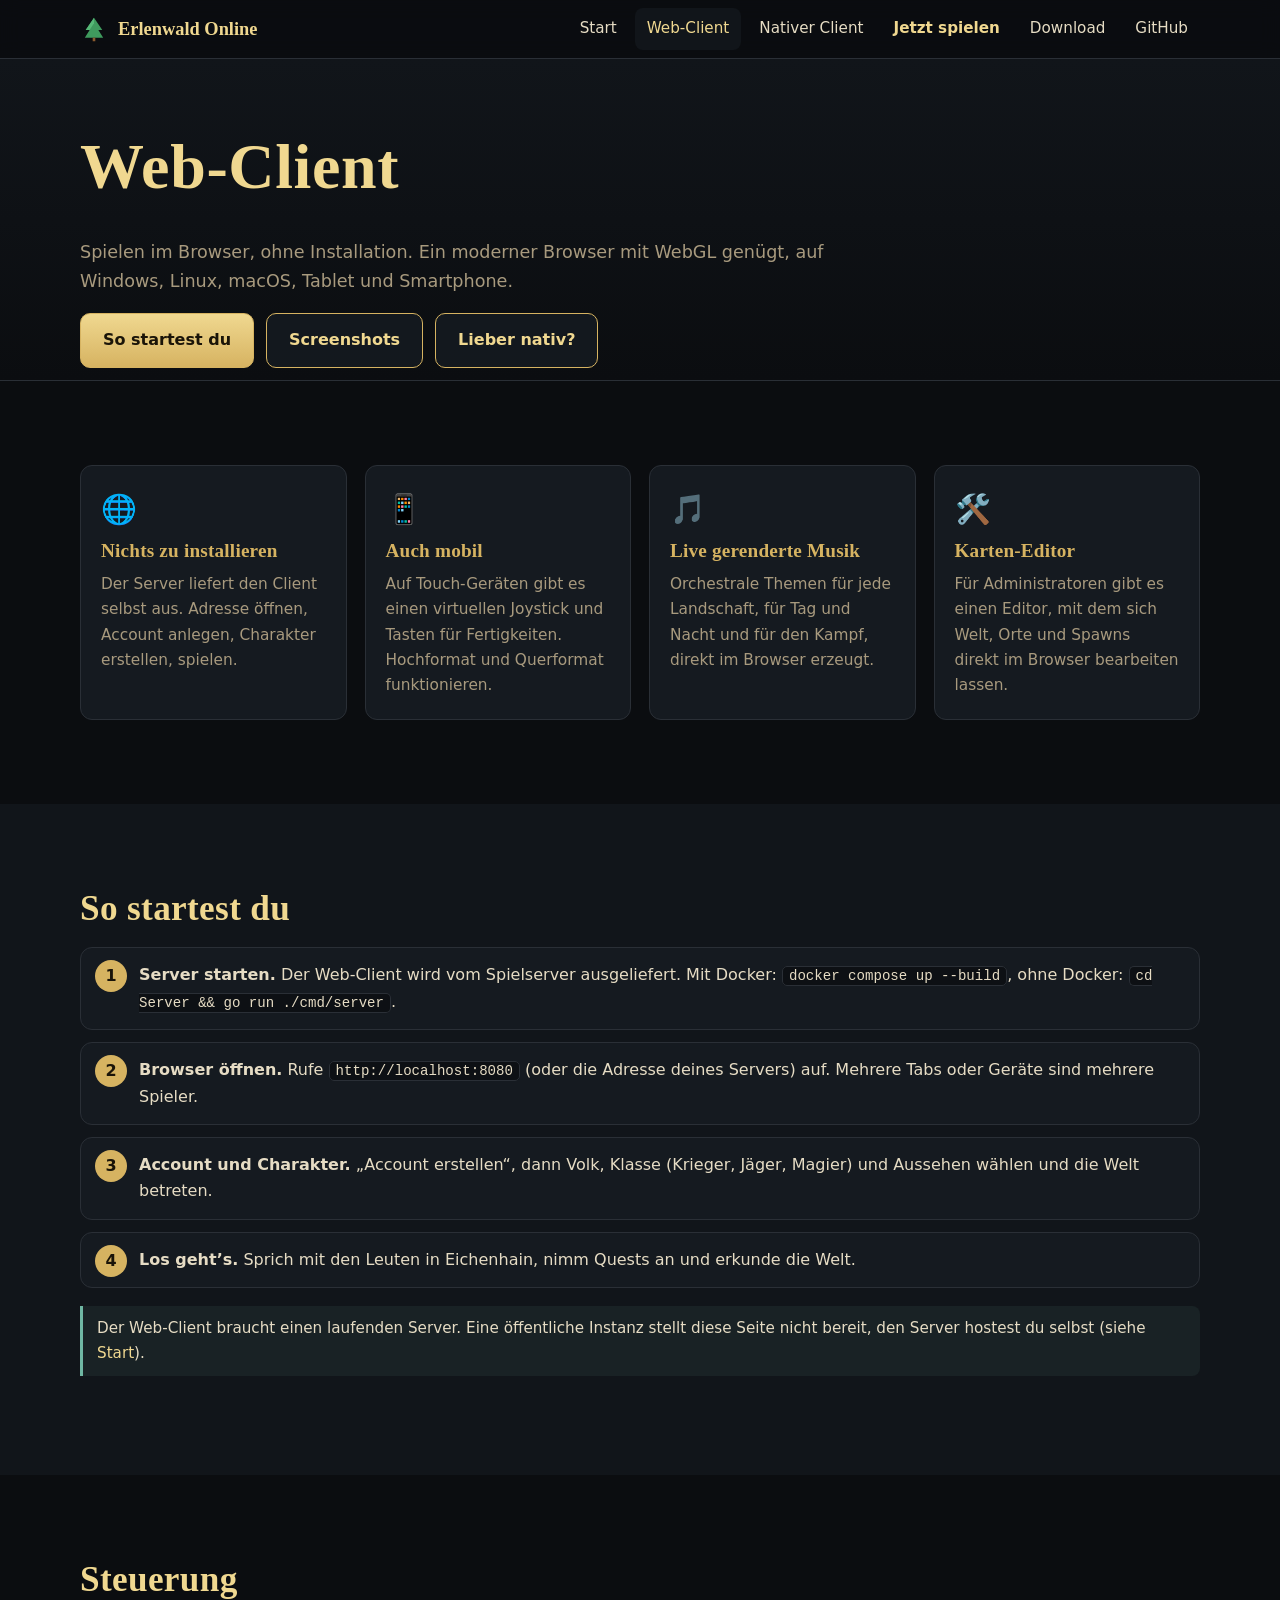
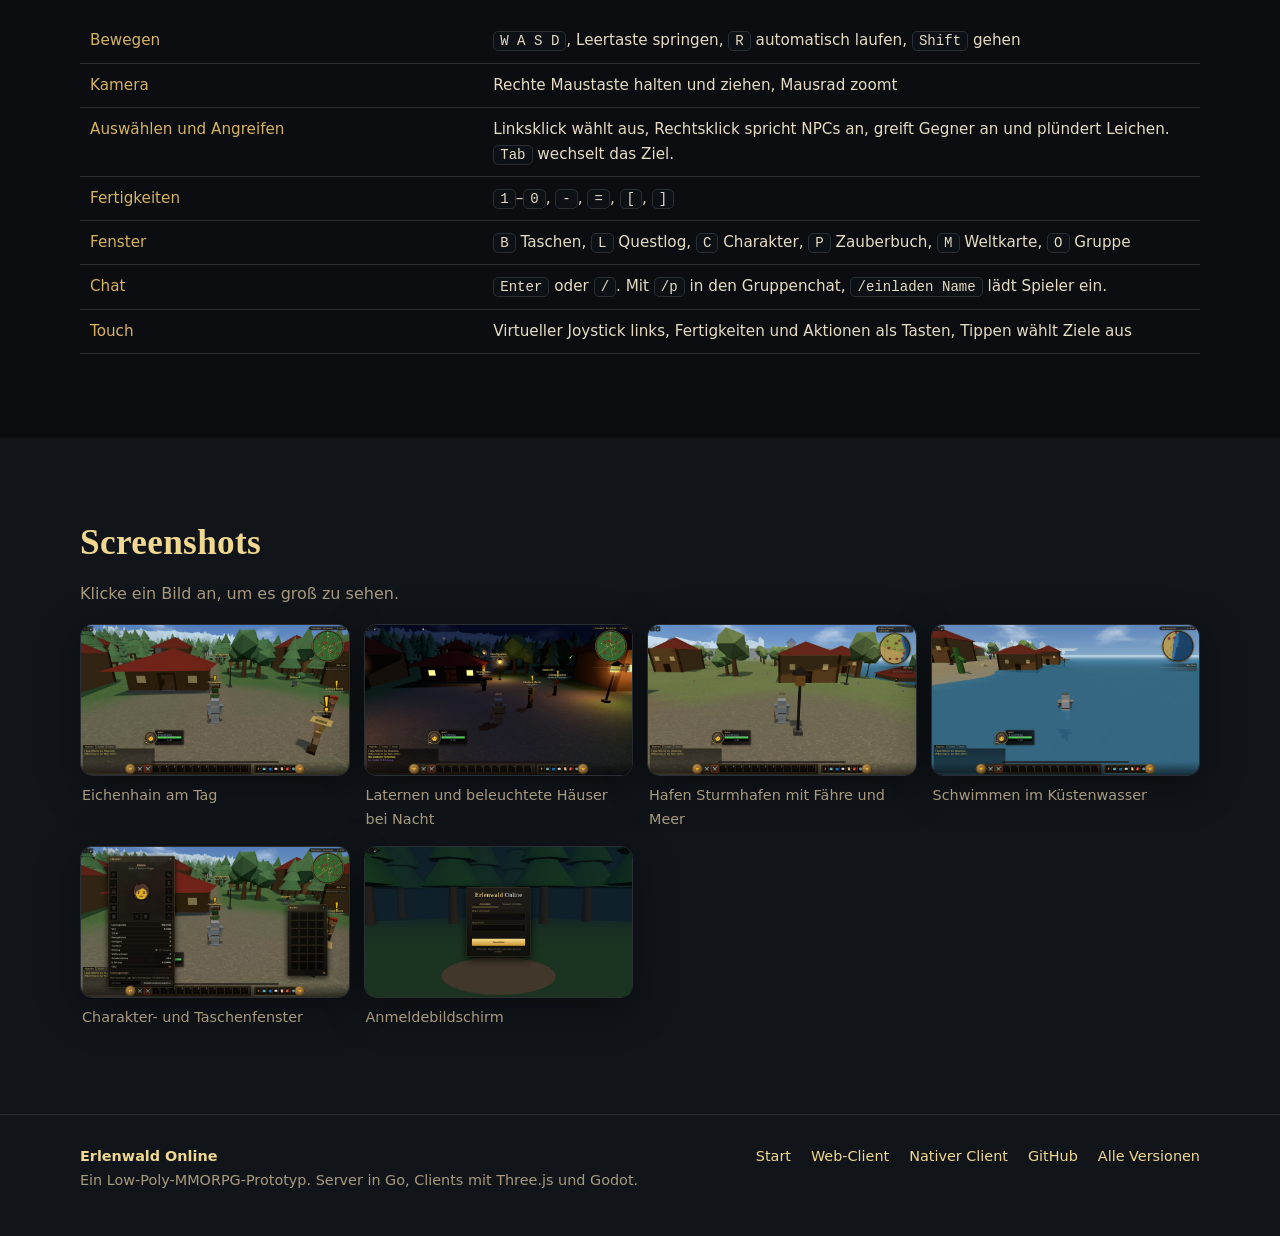
<file: web.html>
<!doctype html>
<html lang="de">
<head>
<meta charset="utf-8">
<title>Web-Client – Erlenwald Online</title>
<meta name="viewport" content="width=device-width, initial-scale=1">
<meta name="description" content="Erlenwald Online im Browser spielen: ohne Installation, auch auf Tablet und Smartphone. Anleitung, Steuerung und Screenshots.">
<meta name="theme-color" content="#0b0d10">
<meta property="og:title" content="Web-Client – Erlenwald Online"><meta property="og:description" content="Erlenwald Online im Browser spielen: ohne Installation, auch auf Tablet und Smartphone. Anleitung, Steuerung und Screenshots."><meta property="og:image" content="img/og.jpg"><meta property="og:type" content="website">
<link rel="icon" href="favicon.svg" type="image/svg+xml">
<link rel="stylesheet" href="style.css">
</head>
<body>
<a class="skip" href="#main">Zum Inhalt</a>
<header class="top"><div class="wrap">
  <a class="brand" href="index.html"><svg viewBox="0 0 64 64" aria-hidden="true"><path d="M32 6 13 34h9L11 52h42L42 34h9z" fill="#3f9a5e"/><path d="M32 6 13 34h9l10-15z" fill="#57b877"/><rect x="29" y="52" width="6" height="8" fill="#8a5a2e"/></svg> Erlenwald Online</a>
  <button class="burger" aria-label="Menü" aria-expanded="false">☰</button>
  <nav class="main"><a href="index.html">Start</a><a href="web.html" class="on">Web-Client</a><a href="native.html">Nativer Client</a><a class="play" href="https://game.herrpony.de/" rel="noopener">Jetzt spielen</a><a href="index.html#download">Download</a><a href="https://github.com/HerrPony/MMORPG-Prototype" rel="noopener">GitHub</a></nav>
</div></header>
<main id="main">

<div class="pagehead"><div class="wrap"><h1>Web-Client</h1><p>Spielen im Browser, ohne Installation. Ein moderner Browser mit WebGL genügt, auf Windows, Linux, macOS, Tablet und Smartphone.</p>
<div class="cta" style="justify-content:flex-start"><a class="btn" href="#start">So startest du</a><a class="btn alt" href="#bilder">Screenshots</a><a class="btn alt" href="native.html">Lieber nativ?</a></div></div></div>

<section><div class="wrap">
  <div class="grid">
    <div class="card"><div class="ico">🌐</div><h3>Nichts zu installieren</h3><p>Der Server liefert den Client selbst aus. Adresse öffnen, Account anlegen, Charakter erstellen, spielen.</p></div>
    <div class="card"><div class="ico">📱</div><h3>Auch mobil</h3><p>Auf Touch-Geräten gibt es einen virtuellen Joystick und Tasten für Fertigkeiten. Hochformat und Querformat funktionieren.</p></div>
    <div class="card"><div class="ico">🎵</div><h3>Live gerenderte Musik</h3><p>Orchestrale Themen für jede Landschaft, für Tag und Nacht und für den Kampf, direkt im Browser erzeugt.</p></div>
    <div class="card"><div class="ico">🛠️</div><h3>Karten-Editor</h3><p>Für Administratoren gibt es einen Editor, mit dem sich Welt, Orte und Spawns direkt im Browser bearbeiten lassen.</p></div>
  </div>
</div></section>

<section id="start" style="background:var(--bg2)"><div class="wrap">
  <h2>So startest du</h2>
  <ol class="steps">
    <li><strong>Server starten.</strong> Der Web-Client wird vom Spielserver ausgeliefert. Mit Docker: <code>docker compose up --build</code>, ohne Docker: <code>cd Server &amp;&amp; go run ./cmd/server</code>.</li>
    <li><strong>Browser öffnen.</strong> Rufe <code>http://localhost:8080</code> (oder die Adresse deines Servers) auf. Mehrere Tabs oder Geräte sind mehrere Spieler.</li>
    <li><strong>Account und Charakter.</strong> „Account erstellen“, dann Volk, Klasse (Krieger, Jäger, Magier) und Aussehen wählen und die Welt betreten.</li>
    <li><strong>Los geht’s.</strong> Sprich mit den Leuten in Eichenhain, nimm Quests an und erkunde die Welt.</li>
  </ol>
  <p class="note" style="margin-top:18px">Der Web-Client braucht einen laufenden Server. Eine öffentliche Instanz stellt diese Seite nicht bereit, den Server hostest du selbst (siehe <a href="index.html#download">Start</a>).</p>
</div></section>

<section><div class="wrap">
  <h2>Steuerung</h2>
  <table class="req"><tbody>
    <tr><td>Bewegen</td><td><code>W A S D</code>, Leertaste springen, <code>R</code> automatisch laufen, <code>Shift</code> gehen</td></tr>
    <tr><td>Kamera</td><td>Rechte Maustaste halten und ziehen, Mausrad zoomt</td></tr>
    <tr><td>Auswählen und Angreifen</td><td>Linksklick wählt aus, Rechtsklick spricht NPCs an, greift Gegner an und plündert Leichen. <code>Tab</code> wechselt das Ziel.</td></tr>
    <tr><td>Fertigkeiten</td><td><code>1</code>–<code>0</code>, <code>-</code>, <code>=</code>, <code>[</code>, <code>]</code></td></tr>
    <tr><td>Fenster</td><td><code>B</code> Taschen, <code>L</code> Questlog, <code>C</code> Charakter, <code>P</code> Zauberbuch, <code>M</code> Weltkarte, <code>O</code> Gruppe</td></tr>
    <tr><td>Chat</td><td><code>Enter</code> oder <code>/</code>. Mit <code>/p</code> in den Gruppenchat, <code>/einladen Name</code> lädt Spieler ein.</td></tr>
    <tr><td>Touch</td><td>Virtueller Joystick links, Fertigkeiten und Aktionen als Tasten, Tippen wählt Ziele aus</td></tr>
  </tbody></table>
</div></section>

<section id="bilder" style="background:var(--bg2)"><div class="wrap">
  <h2>Screenshots</h2>
  <p class="muted">Klicke ein Bild an, um es groß zu sehen.</p>
  <div class="gallery">
<figure><div class="shot"><img src="img/w_town.jpg" alt="Eichenhain am Tag" loading="lazy" width="1600" height="900"></div><figcaption>Eichenhain am Tag</figcaption></figure>
<figure><div class="shot"><img src="img/w_night.jpg" alt="Laternen und beleuchtete Häuser bei Nacht" loading="lazy" width="1600" height="900"></div><figcaption>Laternen und beleuchtete Häuser bei Nacht</figcaption></figure>
<figure><div class="shot"><img src="img/w_harbor.jpg" alt="Hafen Sturmhafen mit Fähre und Meer" loading="lazy" width="1600" height="900"></div><figcaption>Hafen Sturmhafen mit Fähre und Meer</figcaption></figure>
<figure><div class="shot"><img src="img/w_swim.jpg" alt="Schwimmen im Küstenwasser" loading="lazy" width="1600" height="900"></div><figcaption>Schwimmen im Küstenwasser</figcaption></figure>
<figure><div class="shot"><img src="img/w_ui.jpg" alt="Charakter- und Taschenfenster" loading="lazy" width="1600" height="900"></div><figcaption>Charakter- und Taschenfenster</figcaption></figure>
<figure><div class="shot"><img src="img/w_login.jpg" alt="Anmeldebildschirm" loading="lazy" width="1600" height="900"></div><figcaption>Anmeldebildschirm</figcaption></figure>
  </div>
</div></section>

</main>
<footer><div class="wrap">
  <div><strong style="color:var(--gold2)">Erlenwald Online</strong><br>Ein Low-Poly-MMORPG-Prototyp. Server in Go, Clients mit Three.js und Godot.</div>
  <ul><li><a href="index.html">Start</a></li><li><a href="web.html">Web-Client</a></li><li><a href="native.html">Nativer Client</a></li><li><a href="https://github.com/HerrPony/MMORPG-Prototype" rel="noopener">GitHub</a></li><li><a href="https://github.com/HerrPony/MMORPG-Prototype/releases" rel="noopener">Alle Versionen</a></li></ul>
</div></footer>
<script src="site.js"></script>
</body>
</html>
</file>
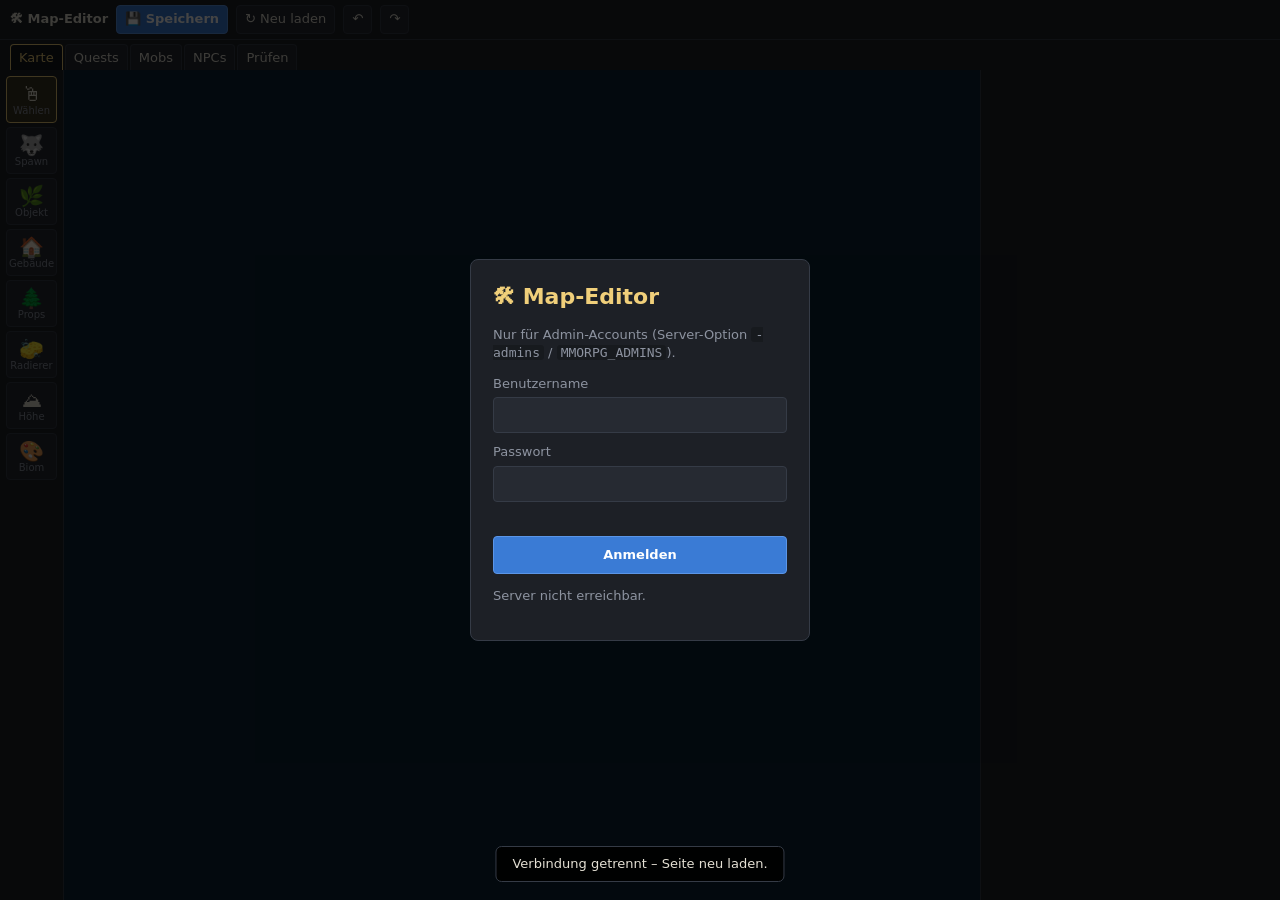
<file: Client/editor.html>
<!doctype html>
<html lang="de">
<head>
<meta charset="utf-8">
<title>Erlenwald – Map-Editor</title>
<meta name="viewport" content="width=device-width, initial-scale=1">
<link rel="stylesheet" href="css/editor.css">
</head>
<body>
<div id="login" class="overlay">
  <div class="box">
    <h1>🛠 Map-Editor</h1>
    <p class="muted">Nur für Admin-Accounts (Server-Option <code>-admins</code> / <code>MMORPG_ADMINS</code>).</p>
    <label>Benutzername<input id="l-user" autocomplete="username"></label>
    <label>Passwort<input id="l-pass" type="password" autocomplete="current-password"></label>
    <div id="l-err" class="err"></div>
    <button id="l-go" class="primary">Anmelden</button>
    <p id="l-status" class="muted">Verbinde…</p>
  </div>
</div>

<header id="top">
  <b>🛠 Map-Editor</b>
  <button id="b-save" class="primary" title="Änderungen auf dem Server speichern und anwenden (Strg+S)">💾 Speichern</button>
  <button id="b-reload" title="Verwirft alle ungespeicherten Änderungen">↻ Neu laden</button>
  <button id="b-undo" title="Strg+Z">↶</button><button id="b-redo" title="Strg+Y">↷</button>
  <span id="dirty" class="muted"></span>
  <span class="grow"></span>
  <span id="layers"></span>
  <span id="coords" class="muted"></span>
</header>

<nav id="tabs">
  <button data-tab="map" class="on">Karte</button><button data-tab="quests">Quests</button><button data-tab="mobs">Mobs</button>
  <button data-tab="npcs">NPCs</button><button data-tab="check">Prüfen</button>
</nav>

<main id="tab-map">
  <aside id="tools">
    <button data-tool="select" class="on" title="Auswählen / Verschieben (V)">🖱<small>Wählen</small></button>
    <button data-tool="spawn" title="Mob-Spawn setzen (S)">🐺<small>Spawn</small></button>
    <button data-tool="object" title="Sammelobjekt / Portal setzen (O)">🌿<small>Objekt</small></button>
    <button data-tool="building" title="Gebäude setzen (B)">🏠<small>Gebäude</small></button>
    <button data-tool="prop" title="Bäume, Felsen … malen (P)">🌲<small>Props</small></button>
    <button data-tool="erase" title="Props wegradieren (E)">🧽<small>Radierer</small></button>
    <button data-tool="height" title="Gelände formen (H)">⛰<small>Höhe</small></button>
    <button data-tool="biome" title="Biom malen (G)">🎨<small>Biom</small></button>
  </aside>
  <div id="stage"><canvas id="cv"></canvas><div id="hint"></div></div>
  <aside id="side">
    <section id="opts"></section>
    <section id="inspector"></section>
  </aside>
</main>

<main id="tab-quests" class="defs hidden"></main>
<main id="tab-mobs" class="defs hidden"></main>
<main id="tab-npcs" class="defs hidden"></main>
<main id="tab-check" class="hidden"><div id="check-body"></div></main>
<div id="toast"></div>
<script type="module" src="js/editor/editor.js"></script>
</body>
</html>
</file>
<file: style.css>
:root {
  --bg: #0b0d10; --bg2: #11151a; --panel: #151a20; --line: #2a2f36;
  --gold: #d6b361; --gold2: #f0d890; --text: #e6dcc4; --muted: #a89a7e; --accent: #6fb7a3; --red: #c0553a;
  --radius: 12px; --max: 1120px;
}
* { box-sizing: border-box; }
html { scroll-behavior: smooth; }
body { margin: 0; background: var(--bg); color: var(--text); font: 16px/1.65 system-ui, -apple-system, "Segoe UI", Roboto, sans-serif; -webkit-text-size-adjust: 100%; }
img { max-width: 100%; display: block; }
a { color: var(--gold2); text-decoration: none; }
a:hover { text-decoration: underline; }
h1, h2, h3 { font-family: Georgia, "Times New Roman", serif; color: var(--gold2); line-height: 1.2; margin: 0 0 .5em; letter-spacing: .01em; }
h1 { font-size: clamp(2.2rem, 7vw, 4rem); }
h2 { font-size: clamp(1.5rem, 4.5vw, 2.2rem); }
h3 { font-size: 1.2rem; color: var(--gold); }
p { margin: 0 0 1em; }
.wrap { width: min(var(--max), 100% - 32px); margin-inline: auto; }
section { padding: clamp(40px, 8vw, 84px) 0; }
.muted { color: var(--muted); }
.center { text-align: center; }
.skip { position: absolute; left: -999px; } .skip:focus { left: 8px; top: 8px; background: var(--gold); color: #000; padding: 8px 12px; z-index: 100; }

/* header */
header.top { position: sticky; top: 0; z-index: 50; background: rgba(11, 13, 16, .88); backdrop-filter: blur(10px); border-bottom: 1px solid var(--line); }
header.top .wrap { display: flex; align-items: center; justify-content: space-between; height: 58px; }
.brand { display: flex; align-items: center; gap: 10px; font-family: Georgia, serif; font-size: 1.15rem; color: var(--gold2); font-weight: 700; }
.brand:hover { text-decoration: none; }
.brand svg { width: 28px; height: 28px; }
nav.main { display: flex; gap: 6px; align-items: center; }
nav.main a { padding: 8px 12px; border-radius: 8px; color: var(--text); font-size: .95rem; }
nav.main a:hover { background: var(--bg2); text-decoration: none; }
nav.main a.on { color: var(--gold2); background: var(--bg2); }
.burger { display: none; background: none; border: 1px solid var(--line); color: var(--text); border-radius: 8px; width: 42px; height: 38px; font-size: 1.2rem; cursor: pointer; }
@media (max-width: 760px) {
  .burger { display: block; }
  nav.main { position: absolute; left: 0; right: 0; top: 58px; background: var(--bg); border-bottom: 1px solid var(--line); flex-direction: column; align-items: stretch; padding: 8px 16px 14px; display: none; }
  nav.main.open { display: flex; }
  nav.main a { padding: 12px; }
}

/* hero */
.hero { position: relative; padding: clamp(56px, 12vw, 130px) 0 clamp(48px, 9vw, 90px); text-align: center; overflow: hidden; isolation: isolate; }
.hero::before { content: ""; position: absolute; inset: 0; z-index: -2; background: var(--hero, none) center/cover no-repeat; filter: saturate(1.1); }
.hero::after { content: ""; position: absolute; inset: 0; z-index: -1; background: linear-gradient(180deg, rgba(11,13,16,.55) 0%, rgba(11,13,16,.78) 60%, var(--bg) 100%); }
.hero p.lead { font-size: clamp(1.05rem, 2.6vw, 1.35rem); max-width: 720px; margin: 0 auto 1.6em; color: #efe6cf; }
.badge { display: inline-block; padding: 4px 12px; border: 1px solid var(--gold); border-radius: 999px; font-size: .82rem; color: var(--gold2); margin-bottom: 1em; background: rgba(0,0,0,.35); }
.cta { display: flex; flex-wrap: wrap; gap: 12px; justify-content: center; }
.btn { display: inline-flex; align-items: center; gap: 10px; padding: 13px 22px; border-radius: 10px; font-weight: 700; border: 1px solid var(--gold); color: #1a1408; background: linear-gradient(180deg, var(--gold2), var(--gold)); cursor: pointer; font-size: 1rem; min-height: 48px; }
.btn:hover { text-decoration: none; filter: brightness(1.08); transform: translateY(-1px); }
.btn.alt { background: rgba(21, 26, 32, .85); color: var(--gold2); }
.btn small { display: block; font-weight: 400; font-size: .74rem; opacity: .8; line-height: 1.1; }
.btn svg { width: 22px; height: 22px; flex: none; }

/* cards */
.grid { display: grid; gap: 18px; grid-template-columns: repeat(auto-fit, minmax(240px, 1fr)); }
.card { background: var(--panel); border: 1px solid var(--line); border-radius: var(--radius); padding: 20px; }
.card .ico { font-size: 1.8rem; margin-bottom: 6px; }
.card p { margin: 0; color: var(--muted); font-size: .96rem; }
.split { display: grid; gap: 28px; grid-template-columns: 1fr 1fr; align-items: center; }
@media (max-width: 820px) { .split { grid-template-columns: 1fr; } }
.shot { border-radius: var(--radius); border: 1px solid var(--line); overflow: hidden; background: #000; box-shadow: 0 10px 40px rgba(0,0,0,.45); }
.shot img { width: 100%; height: auto; }

/* gallery */
.gallery { display: grid; gap: 14px; grid-template-columns: repeat(auto-fill, minmax(260px, 1fr)); }
.gallery figure { margin: 0; cursor: zoom-in; }
.gallery .shot { transition: transform .2s; }
.gallery figure:hover .shot { transform: translateY(-3px); }
.gallery figcaption { font-size: .9rem; color: var(--muted); padding: 8px 2px 0; }
.lightbox { position: fixed; inset: 0; background: rgba(0,0,0,.92); display: none; align-items: center; justify-content: center; z-index: 200; padding: 16px; flex-direction: column; gap: 10px; }
.lightbox.open { display: flex; }
.lightbox img { max-height: 82vh; max-width: 100%; border-radius: 8px; }
.lightbox p { margin: 0; color: var(--text); text-align: center; }
.lightbox button { position: absolute; top: 12px; right: 14px; background: none; border: 1px solid var(--line); color: var(--text); font-size: 1.6rem; width: 44px; height: 44px; border-radius: 10px; cursor: pointer; }
.lightbox .nav { top: 50%; right: auto; left: 12px; transform: translateY(-50%); } .lightbox .nav.next { left: auto; right: 12px; }

/* download */
.dl-grid { display: grid; gap: 16px; grid-template-columns: repeat(auto-fit, minmax(260px, 1fr)); }
.dl { background: var(--panel); border: 1px solid var(--line); border-radius: var(--radius); padding: 22px; display: flex; flex-direction: column; gap: 10px; }
.dl h3 { margin: 0; display: flex; align-items: center; gap: 10px; }
.dl p { margin: 0; color: var(--muted); font-size: .95rem; flex: 1; }
.dl .btn { justify-content: center; }
ol.steps { counter-reset: s; list-style: none; padding: 0; margin: 0; display: grid; gap: 12px; }
ol.steps li { counter-increment: s; background: var(--panel); border: 1px solid var(--line); border-radius: var(--radius); padding: 14px 16px 14px 58px; position: relative; }
ol.steps li::before { content: counter(s); position: absolute; left: 14px; top: 12px; width: 32px; height: 32px; border-radius: 50%; background: var(--gold); color: #1a1408; font-weight: 700; display: grid; place-items: center; }
code, pre { font-family: ui-monospace, "Cascadia Code", Consolas, monospace; font-size: .88rem; }
code { background: #0d1014; border: 1px solid var(--line); padding: 1px 6px; border-radius: 5px; }
pre { background: #0d1014; border: 1px solid var(--line); border-radius: 10px; padding: 14px; overflow-x: auto; margin: 0 0 1em; }
pre code { border: 0; padding: 0; background: none; }
table.req { width: 100%; border-collapse: collapse; font-size: .95rem; }
table.req td { padding: 9px 10px; border-bottom: 1px solid var(--line); vertical-align: top; } table.req td:first-child { color: var(--gold); width: 36%; }
.note { border-left: 3px solid var(--accent); background: rgba(111, 183, 163, .08); padding: 10px 14px; border-radius: 0 8px 8px 0; font-size: .95rem; }
.pagehead { padding: clamp(36px, 7vw, 70px) 0 12px; border-bottom: 1px solid var(--line); background: linear-gradient(180deg, var(--bg2), var(--bg)); }
.pagehead p { max-width: 760px; color: var(--muted); font-size: 1.1rem; }

footer { border-top: 1px solid var(--line); padding: 30px 0 44px; color: var(--muted); font-size: .9rem; background: var(--bg2); }
footer .wrap { display: flex; flex-wrap: wrap; gap: 14px 30px; justify-content: space-between; }
footer ul { list-style: none; padding: 0; margin: 0; display: flex; gap: 8px 20px; flex-wrap: wrap; }
@media (prefers-reduced-motion: reduce) { * { transition: none !important; scroll-behavior: auto !important; } }
.dl h3 svg { width: 28px; height: 28px; color: var(--gold); flex: none; }
.dl .btn { text-align: left; }
.dl[data-for].recommended { border-color: var(--gold); box-shadow: 0 0 0 1px var(--gold) inset; }
.main a.play{color:var(--gold2);font-weight:700}
</file>
<file: Client/css/style.css>
:root {
  --gold: #f0cf7a;
  --gold-dim: #a98a45;
  --edge: rgba(214, 178, 98, .55);
  --edge-soft: rgba(214, 178, 98, .25);
  --glass: linear-gradient(180deg, rgba(34, 29, 24, .93), rgba(15, 13, 11, .95));
  --glass-flat: rgba(14, 13, 12, .78);
  --text: #ece3cf;
  --muted: #a89a7e;
  --green: #3ccf4e;
  --red: #e24a3a;
  --font: "Segoe UI", "Trebuchet MS", Tahoma, sans-serif;
  --serif: "Palatino Linotype", "Book Antiqua", Georgia, serif;
  --slot: 44px;
}
* { box-sizing: border-box; }
html, body { margin: 0; height: 100%; overflow: hidden; background: #0b0d10; color: var(--text); font-family: var(--font); user-select: none; -webkit-user-select: none; }
canvas#gl { position: fixed; inset: 0; width: 100%; height: 100%; display: block; }
.hidden { display: none !important; }
button { font-family: inherit; cursor: pointer; }
input { font-family: inherit; }
::-webkit-scrollbar { width: 8px; }
::-webkit-scrollbar-thumb { background: #6d5a30; border-radius: 4px; }
::-webkit-scrollbar-track { background: transparent; }

/* ---------- Menü ---------- */
.screen { position: fixed; inset: 0; display: flex; align-items: center; justify-content: center; gap: 24px; pointer-events: none; }
.screen > * { pointer-events: auto; }
.panel { background: var(--glass); border: 1px solid var(--edge); border-radius: 8px; box-shadow: 0 0 0 1px #000, 0 14px 50px #000c, inset 0 1px 0 rgba(255, 235, 180, .15); padding: 24px 28px; backdrop-filter: blur(6px); }
.login-panel { width: 380px; }
.login-panel h1 { margin: 0 0 16px; text-align: center; font-family: var(--serif); font-size: 36px; color: var(--gold); text-shadow: 0 2px 10px #000; letter-spacing: 1px; }
.login-panel h1 span { color: #fff; font-weight: 400; }
.side-panel { width: 320px; max-height: 92vh; overflow-y: auto; }
.side-panel.wide { width: 470px; }
.screen#screen-chars, .screen#screen-create { justify-content: space-between; padding: 0 4vw; }
.side-panel h2 { margin: 0 0 12px; font-family: var(--serif); color: var(--gold); }
.side-panel h3 { margin: 16px 0 6px; font-size: 11px; text-transform: uppercase; letter-spacing: 2px; color: var(--gold-dim); font-weight: 600; }
.tabs { display: flex; margin-bottom: 14px; border-bottom: 1px solid var(--edge-soft); }
.tabs button { flex: 1; background: none; color: var(--muted); border: none; border-bottom: 2px solid transparent; padding: 9px; font-size: 14px; }
.tabs button.active { color: var(--gold); border-bottom-color: var(--gold); }
label { display: block; margin: 10px 0; font-size: 12px; color: var(--gold-dim); text-transform: uppercase; letter-spacing: 1px; }
label input, #in-charname { display: block; width: 100%; margin-top: 5px; padding: 10px 12px; background: rgba(0, 0, 0, .45); border: 1px solid var(--edge-soft); color: #fff; font-size: 15px; border-radius: 4px; user-select: text; text-transform: none; letter-spacing: 0; }
label input:focus, #in-charname:focus { outline: none; border-color: var(--gold); box-shadow: 0 0 0 2px rgba(240, 207, 122, .15); }
button.big { width: 100%; margin-top: 14px; padding: 12px; font-size: 15px; font-family: var(--serif); letter-spacing: .5px; color: #2b1a05; background: linear-gradient(#f7dc8e, #cf9a33); border: 1px solid #6a4a10; border-radius: 4px; font-weight: 700; box-shadow: 0 2px 8px #0008, inset 0 1px 0 #fff6; transition: filter .12s, transform .05s; }
button.big:hover:not(:disabled) { filter: brightness(1.1); }
button.big:active:not(:disabled) { transform: translateY(1px); }
button.big:disabled { filter: grayscale(1) brightness(.5); cursor: default; }
button.small { padding: 6px 12px; background: rgba(255, 255, 255, .05); color: var(--text); border: 1px solid var(--edge-soft); border-radius: 4px; margin-top: 8px; font-size: 13px; }
button.small:hover:not(:disabled) { border-color: var(--gold); color: #fff; }
button.small:disabled { opacity: .4; cursor: default; }
button.small.active { background: rgba(240, 207, 122, .18); border-color: var(--gold); color: var(--gold); }
button.danger { color: #ff8a8a; }
.error { color: #ff7a7a; min-height: 18px; font-size: 13px; margin-top: 6px; }
.hint { text-align: center; color: #8a7a60; font-size: 12px; margin: 12px 0 0; }
.row { display: flex; gap: 10px; align-items: flex-end; }
.row .big { margin-top: 12px; }
#char-list { display: flex; flex-direction: column; gap: 8px; margin-bottom: 8px; max-height: 50vh; overflow-y: auto; }
.char-item { display: flex; gap: 12px; align-items: center; padding: 9px 11px; background: rgba(255, 255, 255, .04); border: 1px solid var(--edge-soft); border-radius: 6px; cursor: pointer; transition: border-color .12s, background .12s; }
.char-item:hover { border-color: var(--gold-dim); }
.char-item.sel { border-color: var(--gold); background: rgba(240, 207, 122, .1); }
.char-item .ico { width: 40px; height: 40px; border-radius: 50%; display: grid; place-items: center; font-size: 20px; border: 2px solid; background: #000a; }
.char-item .nm { font-weight: 700; }
.char-item .sub { font-size: 12px; color: var(--muted); }
.cards { display: flex; gap: 8px; flex-wrap: wrap; }
.card { flex: 1 1 120px; min-width: 120px; padding: 10px; background: rgba(255, 255, 255, .04); border: 1px solid var(--edge-soft); border-radius: 6px; cursor: pointer; text-align: center; transition: border-color .12s; }
.card:hover { border-color: var(--gold-dim); }
.card.sel { border-color: var(--gold); background: rgba(240, 207, 122, .1); box-shadow: 0 0 14px rgba(240, 207, 122, .2); }
.card .big-ico { font-size: 28px; }
.card .cn { font-weight: 700; margin-top: 2px; }
.card .cr { font-size: 11px; color: var(--muted); }
.look-row { display: flex; align-items: center; gap: 8px; margin: 6px 0; font-size: 13px; }
.look-row > span { width: 90px; color: var(--gold-dim); }
.look-row button { margin: 0; }
.swatches { display: flex; gap: 6px; }
.swatch { width: 24px; height: 24px; border-radius: 50%; border: 2px solid #000; cursor: pointer; outline: 2px solid transparent; }
.swatch.sel { outline-color: var(--gold); }
#class-detail h2 { margin-bottom: 2px; }
#class-detail .role { color: var(--gold-dim); font-size: 13px; margin-bottom: 10px; }
#class-detail .skill { display: flex; gap: 10px; margin: 10px 0; align-items: flex-start; }
#class-detail .skill .si { width: 38px; height: 38px; flex: none; display: grid; place-items: center; font-size: 22px; border: 1px solid var(--edge); border-radius: 6px; background: #000a; }
#class-detail .skill b { color: var(--gold); }
#class-detail .skill div { font-size: 12.5px; color: #cdbf9f; }
#class-detail .skill .lvl { display: inline-block; margin-left: 6px; font-size: 11px; color: var(--muted); }

/* ---------- HUD ---------- */
#hud { position: fixed; inset: 0; pointer-events: none; font-size: 13px; }
#hud > * { pointer-events: auto; }
#hud #labels, #hud #fct, #hud #errmsg, #hud #tooltip, #hud #levelup { pointer-events: none; }
#labels, #fct { position: absolute; inset: 0; overflow: hidden; }
.nameplate { position: absolute; transform: translate(-50%, -100%); text-align: center; white-space: nowrap; font-size: 13px; font-weight: 700; text-shadow: 0 0 3px #000, 1px 1px 2px #000, -1px -1px 2px #000; }
.nameplate small { display: block; font-size: 11px; font-weight: 400; color: #eec; }
.nameplate .hpb { width: 74px; height: 6px; margin: 2px auto 0; background: #000b; border: 1px solid #000; border-radius: 3px; overflow: hidden; }
.nameplate .hpb i { display: block; height: 100%; background: linear-gradient(#f0d84a, #b89a14); }
.fct { position: absolute; transform: translate(-50%, -50%); font-weight: 800; font-size: 20px; text-shadow: 0 0 3px #000, 1px 1px 2px #000; animation: fct 1.2s ease-out forwards; }
.fct.crit { font-size: 30px; }
.fct.out { color: #ffd84a; }
.fct.in { color: #ff4a4a; }
.fct.other { color: #ddd; font-size: 15px; }
.fct.abs { color: #8fb4ff; font-size: 14px; }
@keyframes fct { 0% { opacity: 0; margin-top: 10px; } 12% { opacity: 1; } 100% { opacity: 0; margin-top: -70px; } }
#errmsg { position: absolute; top: 18%; left: 50%; transform: translateX(-50%); color: #ff5a4a; font-size: 18px; font-weight: 700; text-shadow: 0 0 4px #000, 1px 1px 2px #000; opacity: 0; transition: opacity .4s; }
#errmsg.show { opacity: 1; transition: none; }

/* unit frames: round gold-ringed portrait + slim flat bars */
.uframe { position: absolute; bottom: 20%; display: flex; align-items: center; filter: drop-shadow(0 2px 5px #000b); }
#pframe { left: 24%; }
#tframe { left: 62%; }
.portrait { position: relative; width: 64px; height: 64px; border-radius: 50%; flex: none; z-index: 2; display: grid; place-items: center; font-size: 34px;
  background: radial-gradient(circle at 35% 30%, #5a6a7a, #1b2530); box-shadow: 0 0 0 3px #1a1408, 0 0 0 5px var(--gold-dim), inset 0 0 12px #000; }
.portrait::after { content: ""; position: absolute; inset: -7px; border-radius: 50%; border: 1px solid rgba(255, 235, 170, .55); pointer-events: none; }
.portrait .lvl { position: absolute; bottom: -9px; left: -9px; min-width: 24px; height: 24px; padding: 0 3px; border-radius: 12px; background: #15110a; border: 2px solid var(--gold-dim); font-size: 12px; display: grid; place-items: center; color: #fff6d8; font-weight: 700; }
.target .portrait .lvl { left: auto; right: -9px; }
.bars { width: 172px; margin: 0 -6px; padding: 4px 14px 5px; z-index: 1; background: linear-gradient(90deg, rgba(10, 9, 8, .78), rgba(10, 9, 8, .55)); border: 1px solid var(--edge-soft); border-radius: 4px; }
.target .bars { background: linear-gradient(270deg, rgba(10, 9, 8, .78), rgba(10, 9, 8, .55)); text-align: right; }
.uname { font-size: 12px; font-weight: 700; color: #ffe9a8; text-shadow: 1px 1px 2px #000; margin-bottom: 2px; white-space: nowrap; overflow: hidden; text-overflow: ellipsis; }
.bar { position: relative; height: 15px; background: #070707; border: 1px solid #000; border-radius: 2px; margin-bottom: 2px; overflow: hidden; box-shadow: inset 0 0 4px #000; }
.bar.res { height: 11px; }
.bar .fill { height: 100%; width: 100%; transition: width .15s; position: relative; }
.bar .fill::after { content: ""; position: absolute; inset: 0 0 50% 0; background: rgba(255, 255, 255, .18); }
.bar.hp .fill { background: linear-gradient(#58e060, #1d9a2c); }
.bar.hp.hostile .fill { background: linear-gradient(#f0d84a, #b08a10); }
.bar.hp.dead .fill { background: #555; }
.bar .txt { position: absolute; inset: 0; text-align: center; font-size: 10.5px; line-height: 14px; color: #fff; text-shadow: 1px 1px 1px #000; }
.bar.res .txt { line-height: 10px; font-size: 9px; }
.buffs { display: flex; gap: 2px; margin-top: 2px; min-height: 16px; }
.target .buffs { justify-content: flex-end; }
.buffs i { width: 17px; height: 17px; font-style: normal; font-size: 11px; display: grid; place-items: center; background: #000a; border: 1px solid #555; border-radius: 3px; }
.buffs i.bad { border-color: #c33; }

/* minimap + objectives */
#topright { position: absolute; top: 8px; right: 14px; width: 224px; display: flex; flex-direction: column; align-items: center; }
#zonebar { width: 100%; display: flex; justify-content: space-between; padding: 3px 12px; font-size: 12px; color: var(--gold); background: var(--glass-flat); border: 1px solid var(--edge-soft); border-radius: 12px; text-shadow: 1px 1px 2px #000; backdrop-filter: blur(4px); }
#minimap-wrap { position: relative; width: 176px; height: 176px; margin-top: 8px; border-radius: 50%; padding: 0;
  box-shadow: 0 0 0 4px #17110a, 0 0 0 6px #b8923c, 0 0 0 7px #000, 0 6px 18px #000a; overflow: hidden; background: #123; }
#minimap { width: 100%; height: 100%; display: block; }
#mm-north { position: absolute; font-size: 10px; color: #fff; text-shadow: 0 0 3px #000; font-weight: 700; }
#tracker { width: 100%; margin-top: 16px; text-shadow: 1px 1px 2px #000; }
#tracker .th { padding: 3px 4px; font-weight: 700; color: var(--gold); border-bottom: 1px solid var(--edge); font-family: var(--serif); letter-spacing: .5px; background: linear-gradient(90deg, transparent, rgba(0, 0, 0, .55)); text-align: right; }
#tracker-body { padding: 4px 4px 4px 8px; text-align: right; background: linear-gradient(90deg, transparent, rgba(0, 0, 0, .35)); }
#tracker .tq { color: #ffd650; font-weight: 700; margin-top: 6px; }
#tracker .to { color: #ddd; font-size: 12px; }
#tracker .to.done { color: #7e7; }

/* chat */
#chat { position: absolute; left: 10px; bottom: 10px; width: 430px; }
#chat-tabs { display: flex; gap: 2px; }
#chat-tabs button { padding: 3px 12px; font-size: 11px; background: rgba(0, 0, 0, .45); color: var(--muted); border: 1px solid var(--edge-soft); border-bottom: none; border-radius: 5px 5px 0 0; }
#chat-tabs button.active { color: var(--gold); background: rgba(0, 0, 0, .7); border-color: var(--edge); }
#chat-log { height: 150px; overflow-y: auto; padding: 5px 8px; background: linear-gradient(180deg, rgba(0, 0, 0, .55), rgba(0, 0, 0, .35)); border: 1px solid var(--edge-soft); border-radius: 0 5px 5px 5px; font-size: 13px; line-height: 1.4; text-shadow: 1px 1px 2px #000; user-select: text; scrollbar-width: thin; }
#chat-log div { word-wrap: break-word; }
.c-sys { color: #ffe27a; } .c-say { color: #fff; } .c-combat { color: #ff9b6a; } .c-xp { color: #b98cff; }
.c-loot { color: #5bd65b; } .c-quest { color: #ffd650; } .c-level { color: #ffeb3b; font-weight: 700; }
#chat[data-f="combat"] #chat-log div:not(.c-combat):not(.c-xp) { display: none; }
#chat[data-f="loot"] #chat-log div:not(.c-loot):not(.c-quest):not(.c-level) { display: none; }
#chat-input { width: 100%; margin-top: 3px; padding: 6px 9px; background: #000c; border: 1px solid var(--edge); color: #fff; display: none; border-radius: 4px; }
#chat.typing #chat-input { display: block; }

/* bottom: xp bar + action bar */
#bottom { position: absolute; left: 0; right: 0; bottom: 0; display: flex; flex-direction: column; align-items: center; padding-bottom: 6px; background: linear-gradient(0deg, rgba(0, 0, 0, .55), transparent 80px); pointer-events: none; }
#bottom > * { pointer-events: auto; }
#xpbar { position: relative; width: min(760px, 62vw); height: 8px; background: rgba(8, 4, 16, .85); border: 1px solid #000; border-radius: 4px; box-shadow: 0 0 0 1px var(--edge-soft); margin-bottom: 6px; overflow: hidden; }
#xpbar::after { content: ""; position: absolute; inset: 0; background: repeating-linear-gradient(90deg, transparent 0 calc(10% - 1px), rgba(0, 0, 0, .55) calc(10% - 1px) 10%); }
#xpfill { height: 100%; width: 0; background: linear-gradient(#b878ff, #6a30c0); transition: width .3s; }
#xptext { position: absolute; inset: 0; z-index: 1; text-align: center; font-size: 8px; line-height: 8px; color: #fff; text-shadow: 1px 1px 1px #000; opacity: 0; transition: opacity .15s; }
#xpbar:hover { height: 14px; } #xpbar:hover #xptext { opacity: 1; line-height: 13px; font-size: 10px; }
#bar-wrap { display: flex; align-items: center; }
.cap { position: relative; width: 56px; height: 56px; border-radius: 50%; display: grid; place-items: center; font-size: 28px; z-index: 1;
  background: radial-gradient(circle at 40% 35%, #d9a95a, #7a5a22 60%, #2b1a05); box-shadow: 0 0 0 2px #1a1005, 0 0 0 3px #c9a24a, 0 4px 10px #000a; }
.cap.left { margin-right: -14px; }
.cap.right { margin-left: -14px; }
.cap.right span { display: inline-block; transform: scaleX(-1); }
#actionbar { display: flex; gap: 4px; padding: 8px 20px; background: linear-gradient(180deg, rgba(44, 36, 26, .93), rgba(18, 14, 10, .95)); border: 1px solid var(--edge); border-radius: 6px; box-shadow: 0 4px 14px #000a, inset 0 1px 0 rgba(255, 235, 180, .12); }
.slot { position: relative; width: var(--slot); height: var(--slot); background: rgba(0, 0, 0, .55); border: 1px solid #5a4a2c; border-radius: 4px; display: grid; place-items: center; font-size: 24px; cursor: pointer; overflow: hidden; box-shadow: inset 0 0 8px #000; transition: border-color .1s; }
.slot.has { border-color: #8a7240; background: radial-gradient(circle at 50% 35%, rgba(90, 76, 50, .5), rgba(0, 0, 0, .6)); }
.slot.has:hover { border-color: var(--gold); box-shadow: inset 0 0 8px #000, 0 0 8px rgba(240, 207, 122, .5); }
.slot .key { position: absolute; top: 1px; right: 3px; font-size: 10px; color: #e8e0cc; text-shadow: 1px 1px 1px #000; font-family: var(--font); }
.slot .cost { position: absolute; bottom: 0; right: 3px; font-size: 10px; color: #9cf; text-shadow: 1px 1px 1px #000; }
.slot .cdo { position: absolute; inset: 0; background: #000a; display: none; }
.slot .cdt { position: absolute; inset: 0; display: none; place-items: center; font-size: 17px; font-weight: 700; color: #fff; text-shadow: 1px 1px 2px #000; font-family: var(--font); }
.slot.active { border-color: #ff4b3b; box-shadow: inset 0 0 10px #f33a; }
.slot.nores { filter: brightness(.55) saturate(.5); }
.slot.press { transform: scale(.93); }
.slot.flash { animation: flash 1.4s ease-out; }
@keyframes flash { 0% { box-shadow: 0 0 0 0 #ffe27a, inset 0 0 14px #ffe27a; } 100% { box-shadow: 0 0 0 14px #ffe27a00, inset 0 0 0 #ffe27a00; } }
#micro { display: flex; gap: 3px; margin-left: 14px; padding: 6px 8px; background: linear-gradient(180deg, rgba(44, 36, 26, .93), rgba(18, 14, 10, .95)); border: 1px solid var(--edge); border-radius: 6px; }
#micro button { width: 32px; height: 38px; background: rgba(0, 0, 0, .5); border: 1px solid #5a4a2c; border-radius: 4px; font-size: 17px; color: #fff; }
#micro button:hover { border-color: var(--gold); }

#castbar { position: absolute; left: 50%; bottom: 118px; transform: translateX(-50%); width: 240px; height: 18px; background: rgba(0, 0, 0, .75); border: 1px solid #000; border-radius: 3px; box-shadow: 0 0 0 1px var(--edge); overflow: hidden; }
#castbar .fill { height: 100%; background: linear-gradient(#ffd34a, #d99a10); width: 0; }
#castbar span { position: absolute; inset: 0; text-align: center; font-size: 12px; line-height: 17px; color: #fff; text-shadow: 1px 1px 1px #000; }

/* windows */
.win { position: absolute; background: var(--glass); border: 1px solid var(--edge); border-radius: 6px; box-shadow: 0 10px 34px #000c, inset 0 1px 0 rgba(255, 235, 180, .12); min-width: 250px; backdrop-filter: blur(6px); }
.win.wide { width: 640px; }
.wtitle { display: flex; justify-content: space-between; align-items: center; padding: 7px 12px; border-bottom: 1px solid var(--edge-soft); color: var(--gold); font-family: var(--serif); font-weight: 700; cursor: move; letter-spacing: .5px; background: linear-gradient(90deg, rgba(240, 207, 122, .12), transparent); }
.wtitle .x { background: none; border: none; color: #bbb; font-size: 14px; }
.wtitle .x:hover { color: #fff; }
.wbody { padding: 10px 12px; }
.wbody.split { display: flex; gap: 10px; min-height: 280px; }
.wfoot { padding: 6px 12px 12px; display: flex; gap: 8px; }
.wfoot .big { margin-top: 0; }
.wfoot .small { margin-top: 0; }
.parchment { background: linear-gradient(#e0cc9c, #d4bc86); color: #2b1b0a; border-radius: 4px; box-shadow: inset 0 0 25px #7a5a1d88; font-family: var(--serif); }
.parchment h4 { margin: 0 0 8px; font-size: 18px; color: #5a1a00; }
.parchment .ob { font-weight: 700; margin: 10px 0 3px; color: #3a2000; }
.parchment .reward { display: flex; gap: 6px; flex-wrap: wrap; margin-top: 6px; align-items: center; }
#dialog { left: 12%; top: 16%; width: 440px; }
#dialog .wbody { margin: 10px; max-height: 52vh; overflow-y: auto; user-select: text; }
#dlg-tabs { display: flex; gap: 4px; padding: 8px 10px 0; }
#dlg-tabs:empty { display: none; }
#dlg-tabs button { padding: 5px 12px; font-size: 12px; background: rgba(255, 255, 255, .05); color: var(--muted); border: 1px solid var(--edge-soft); border-radius: 4px; }
#dlg-tabs button.active { color: var(--gold); border-color: var(--gold); background: rgba(240, 207, 122, .1); }
#dlg-text { white-space: pre-wrap; line-height: 1.45; font-size: 14.5px; }
.trow { display: flex; align-items: center; gap: 10px; padding: 7px 4px; border-bottom: 1px solid rgba(90, 60, 20, .3); }
.trow:last-child { border-bottom: none; }
.trow .ti { width: 38px; height: 38px; flex: none; display: grid; place-items: center; font-size: 22px; background: rgba(0, 0, 0, .45); border: 1px solid #6a4a1a; border-radius: 5px; }
.trow .tn { flex: 1; min-width: 0; font-size: 14px; }
.trow .tn small { display: block; font-size: 11.5px; color: #5a4526; line-height: 1.3; }
.trow .tp { font-size: 13px; white-space: nowrap; }
.trow .ta { min-width: 70px; text-align: right; }
.trow .ta .small { margin: 0; background: #3a2a10; color: #ffe9a8; border-color: #6a4a1a; }
.trow .tk { color: #1a6a1a; font-weight: 700; font-size: 12px; }
.trow .tl { color: #7a3a1a; font-size: 11.5px; }
.trow.locked { opacity: .7; }
.trow.sell { cursor: pointer; } .trow.sell:hover { background: rgba(90, 60, 20, .2); }
#spellbook .trow { border-bottom-color: var(--edge-soft); } #spellbook .trow .tn small { color: var(--muted); } #spellbook .trow .ti { border-color: var(--edge); }
#spellbook .trow.locked { opacity: .55; } #spellbook .trow .tl { color: #d49a6a; }
#spellbook { left: 30%; top: 14%; width: 400px; max-height: 70vh; overflow-y: auto; }
#lootwin { left: 40%; top: 30%; width: 260px; }
.lootrow { display: flex; gap: 8px; align-items: center; padding: 4px 6px; border: 1px solid transparent; border-radius: 4px; cursor: pointer; }
.lootrow:hover { background: rgba(240, 207, 122, .1); border-color: var(--gold-dim); }
.lootrow .ii { width: 34px; height: 34px; display: grid; place-items: center; font-size: 20px; background: #000a; border: 2px solid #555; border-radius: 4px; }
.r-poor { color: #9d9d9d; } .r-common { color: #fff; } .r-uncommon { color: #1eff00; }
.ii.r-poor { border-color: #9d9d9d; } .ii.r-common { border-color: #ddd; } .ii.r-uncommon { border-color: #1eff00; }
.coin { font-weight: 700; } .coin .g { color: #ffd700; } .coin .s { color: #ccd; } .coin .c { color: #d9803d; }
#bags { right: 8%; bottom: 20%; width: 230px; min-width: 230px; }
#bag-grid { display: grid; grid-template-columns: repeat(4, 46px); gap: 4px; justify-content: center; }
.bslot { position: relative; width: 46px; height: 46px; background: rgba(0, 0, 0, .55); border: 1px solid #4a3c22; border-radius: 4px; display: grid; place-items: center; font-size: 24px; }
.bslot .cnt { position: absolute; bottom: 0; right: 3px; font-size: 11px; color: #fff; text-shadow: 1px 1px 1px #000; }
#bag-money { margin-top: 10px; text-align: right; }
#questlog { left: 50%; top: 12%; transform: translateX(-50%); }
#ql-list { width: 200px; }
#ql-list .qi { padding: 6px 8px; cursor: pointer; border-radius: 3px; color: #ffd650; font-weight: 700; }
#ql-list .qi:hover { background: rgba(240, 207, 122, .1); } #ql-list .qi.sel { background: rgba(240, 207, 122, .2); }
#ql-detail { flex: 1; padding: 12px; font-size: 14px; user-select: text; overflow-y: auto; max-height: 55vh; }
#charwin { left: 12%; top: 20%; width: 280px; }
#char-body .row2 { display: flex; justify-content: space-between; padding: 4px 0; border-bottom: 1px solid var(--edge-soft); }
#menuwin { left: 50%; top: 25%; transform: translateX(-50%); width: 280px; }
.menu .big { margin-top: 8px; }
#controls-help { margin-top: 10px; font-size: 12.5px; line-height: 1.6; color: #d8cba8; }
#controls-help b { color: var(--gold); display: inline-block; min-width: 110px; }
#deathbox { position: absolute; top: 28%; left: 50%; transform: translateX(-50%); text-align: center; padding: 20px 40px; background: rgba(32, 10, 10, .85); border: 1px solid #a33; border-radius: 6px; backdrop-filter: blur(4px); }
#deathbox h2 { margin: 0 0 6px; color: #f55; font-family: var(--serif); }
#tooltip { position: absolute; z-index: 50; max-width: 270px; padding: 8px 11px; background: rgba(10, 8, 6, .96); border: 1px solid var(--gold-dim); border-radius: 5px; font-size: 12.5px; line-height: 1.4; box-shadow: 0 6px 20px #000c; }
#tooltip .tt { font-weight: 700; color: var(--gold); font-size: 14px; }
#tooltip .tm { color: #aaa; }
#levelup { position: absolute; top: 28%; left: 50%; transform: translateX(-50%); font-family: var(--serif); font-size: 64px; font-weight: 900; color: #ffe27a; text-shadow: 0 0 20px #f90, 0 3px 6px #000; animation: lvl 3s ease-out forwards; }
@keyframes lvl { 0% { opacity: 0; transform: translateX(-50%) scale(.5); } 15% { opacity: 1; transform: translateX(-50%) scale(1.1); } 80% { opacity: 1; } 100% { opacity: 0; transform: translateX(-50%) translateY(-30px) scale(1); } }
#toast { position: fixed; top: 20px; left: 50%; transform: translateX(-50%); color: #fff; background: rgba(0, 0, 0, .8); border: 1px solid var(--edge); padding: 8px 18px; border-radius: 6px; opacity: 0; transition: opacity .3s; pointer-events: none; z-index: 99; }
#toast.show { opacity: 1; }
.parchment .r-uncommon { color: #0a7a00; } .parchment .r-common { color: #333; } .parchment .r-poor { color: #666; }
.parchment .coin .g { color: #8a6400; } .parchment .coin .s { color: #555; } .parchment .coin .c { color: #8a4a10; }

#sys-btns { position: fixed; top: 8px; left: 10px; display: flex; gap: 4px; z-index: 60; }
#sys-btns button { width: 30px; height: 30px; background: var(--glass-flat); border: 1px solid var(--edge-soft); border-radius: 5px; color: #fff; font-size: 15px; backdrop-filter: blur(4px); }
#sys-btns button:hover { border-color: var(--gold); }
input[type=range] { padding: 0; accent-color: #d9a93a; }

/* ---------- Touch / Mobil (Querformat) ---------- */
#touch-ui, #rotate-hint { display: none; }
body.touch { overscroll-behavior: none; touch-action: none; -webkit-touch-callout: none; -webkit-tap-highlight-color: transparent; }
body.touch input { user-select: text; -webkit-user-select: text; touch-action: manipulation; }
body.touch #sys-btns { top: max(4px, env(safe-area-inset-top)); left: max(6px, env(safe-area-inset-left)); }
body.touch #sys-btns button { width: 34px; height: 34px; }

/* Bitte drehen */
@media (orientation: portrait) {
  body.touch #rotate-hint { position: fixed; inset: 0; z-index: 999; display: grid; place-items: center; text-align: center; background: #0b0d10; color: var(--gold); padding: 24px; font-family: var(--serif); }
  body.touch #rotate-hint .ri { font-size: 64px; }
  body.touch #rotate-hint p { font-size: 18px; margin: 10px 0 0; }
}

/* Steuerelemente nur im Spiel */
body.touch #hud:not(.hidden) ~ #touch-ui { display: block; }
body.touch #touch-ui { position: fixed; inset: 0; pointer-events: none; z-index: 20; }
#joy { position: fixed; width: 140px; height: 140px; left: calc(max(14px, env(safe-area-inset-left)) + 10px); bottom: calc(max(12px, env(safe-area-inset-bottom)) + 14px); top: auto; border-radius: 50%; background: radial-gradient(circle, rgba(255, 255, 255, .06), rgba(255, 255, 255, .02)); border: 2px solid rgba(240, 207, 122, .35); opacity: .55; display: grid; place-items: center; }
#joy.active { opacity: .9; bottom: auto; }
#joy .knob { width: 60px; height: 60px; border-radius: 50%; background: radial-gradient(circle at 40% 35%, #f4dc98, #a9822c); border: 2px solid #3b2a08; box-shadow: 0 2px 8px #000a; }
.tbtn { position: fixed; pointer-events: auto; width: 54px; height: 54px; border-radius: 50%; display: grid; place-items: center; font-size: 24px; color: #fff; background: radial-gradient(circle at 40% 35%, rgba(90, 76, 50, .85), rgba(18, 14, 10, .85)); border: 2px solid var(--gold-dim); box-shadow: 0 3px 10px #000a; }
.tbtn.on { transform: scale(.92); border-color: var(--gold); filter: brightness(1.3); }
.tbtn.big { width: 78px; height: 78px; font-size: 34px; }
:root { --tr: max(14px, env(safe-area-inset-right)); --tb: max(12px, env(safe-area-inset-bottom)); }
#t-atk { right: calc(var(--tr) + 10px); bottom: calc(var(--tb) + 10px); }
#t-jump { right: calc(var(--tr) + 92px); bottom: calc(var(--tb) + 6px); }
#t-tgt { right: calc(var(--tr) + 94px); bottom: calc(var(--tb) + 70px); }
#t-use { right: calc(var(--tr) + 20px); bottom: calc(var(--tb) + 98px); }
#t-chat { right: calc(var(--tr) + 160px); bottom: calc(var(--tb) + 10px); width: 40px; height: 40px; font-size: 18px; }

/* HUD kompakter */
body.touch { --slot: 38px; }
body.touch #hud { font-size: 11px; }
body.touch #bottom { padding-bottom: max(4px, env(safe-area-inset-bottom)); background: none; }
body.touch #hud { z-index: 25; }
body.touch #xpbar { width: 300px; margin-bottom: 3px; }
body.touch #bar-wrap { flex-direction: column; align-items: center; gap: 3px; }
body.touch .cap { display: none; }
body.touch #actionbar { display: grid; grid-template-columns: repeat(7, var(--slot)); gap: 3px; padding: 5px 6px; }
body.touch .slot { font-size: 20px; }
body.touch .slot .key { display: none; }
body.touch #micro { position: fixed; top: max(4px, env(safe-area-inset-top)); left: 50%; transform: translateX(-50%); margin: 0; padding: 3px 5px; }
body.touch #micro button { width: 38px; height: 34px; }
body.touch #castbar { bottom: 112px; }
body.touch .uframe { bottom: auto; top: max(44px, calc(env(safe-area-inset-top) + 40px)); transform: scale(.78); }
body.touch #pframe { left: max(2px, env(safe-area-inset-left)); transform-origin: left top; }
body.touch #tframe { left: 200px; transform-origin: left top; }
body.touch #petframes { left: 12px; bottom: auto; top: 130px; }
body.touch #partyframes { top: 128px; left: max(6px, env(safe-area-inset-left)); }
body.touch #topright { top: max(4px, env(safe-area-inset-top)); right: max(8px, env(safe-area-inset-right)); width: 130px; }
body.touch #minimap-wrap { width: 100px; height: 100px; margin-top: 4px; }
body.touch #zonebar { padding: 1px 8px; font-size: 10px; }
body.touch #tracker { display: none; }
body.touch #chat { display: none; left: max(8px, env(safe-area-inset-left)); bottom: auto; top: 40px; width: 300px; z-index: 30; }
body.touch #chat.open { display: block; }
body.touch #chat-log { height: 90px; font-size: 12px; }
body.touch #zb-zone { font-size: 30px; }
body.touch #levelup { font-size: 40px; }
body.touch #zonebanner { top: 8%; }
body.touch #deathbox { top: 22%; }

/* Fenster passen ins Querformat */
body.touch .win { top: 4px !important; bottom: auto !important; max-height: calc(100% - 8px); overflow-y: auto; transform: none; }
body.touch #questlog, body.touch #menuwin { left: 50% !important; transform: translateX(-50%); }
body.touch .win.wide { width: min(640px, calc(100vw - 16px)); }
body.touch #dialog { width: min(440px, calc(100vw - 24px)); }
body.touch #dialog .wbody { max-height: 48vh; }
body.touch #mapwin { width: auto; }
body.touch .wtitle { cursor: default; }
body.touch .wtitle .x { font-size: 20px; padding: 0 8px; }
body.touch button.small { padding: 9px 14px; }
body.touch #tooltip { max-width: 220px; }

/* Menü-Bildschirme niedrig */
@media (pointer: coarse) and (max-height: 520px) {
  .login-panel { width: 340px; padding: 12px 18px; } .login-panel h1 { font-size: 26px; margin-bottom: 8px; }
  .side-panel { width: 280px; padding: 12px 16px; max-height: 96vh; } .side-panel.wide { width: 400px; }
  button.big { margin-top: 8px; padding: 9px; }
}
</file>
<file: Client/css/items.css>
/* items, equipment and vendor */
.r-rare { color: #4aa0ff; } .r-epic { color: #c070ff; }
.ii.r-rare { border-color: #0070dd; } .ii.r-epic { border-color: #a335ee; }
.parchment .r-rare { color: #0a4a9a; } .parchment .r-epic { color: #6a1a9a; }

#tooltip .tm { display: flex; justify-content: space-between; gap: 18px; }
#tooltip .stat { color: #1eff00; }
#tooltip .bad { color: #ff4a4a; }
#tooltip .desc { color: #e8d8a0; font-style: italic; margin-top: 3px; }
#tooltip .hint { color: #8fd; margin-top: 4px; font-size: 11px; }
.bslot.locked::after { content: ""; position: absolute; inset: 0; background: rgba(200, 30, 30, .28); }

#charwin { left: 10%; top: 6%; width: 400px; max-height: 90vh; overflow-y: auto; }
#char-body .cname { font-size: 18px; font-weight: 700; text-align: center; }
#char-body .csub { color: var(--muted); text-align: center; margin-bottom: 8px; }
.paper { display: flex; justify-content: space-between; gap: 8px; }
.pcol { display: flex; flex-direction: column; gap: 6px; }
.pmid { flex: 1; display: flex; flex-direction: column; align-items: center; justify-content: space-between; }
.doll { flex: 1; display: grid; place-items: center; font-size: 84px; opacity: .85; filter: drop-shadow(0 4px 8px #000); }
.pweps { display: flex; gap: 8px; margin-top: 6px; }
.eslot { position: relative; width: 44px; height: 44px; border: 1px solid #4a3c22; border-radius: 4px; background: rgba(0, 0, 0, .55); display: grid; place-items: center; font-size: 24px; box-shadow: inset 0 0 8px #000; cursor: default; }
.eslot .ph { opacity: .18; filter: grayscale(1); }
.eslot.filled { border-width: 2px; cursor: pointer; }
.eslot:hover { box-shadow: inset 0 0 8px #000, 0 0 8px rgba(240, 207, 122, .5); }
.statsbox { margin-top: 10px; padding: 6px 8px; background: rgba(0, 0, 0, .3); border: 1px solid var(--edge-soft); border-radius: 4px; }
.statsbox .row2 small { color: var(--muted); font-weight: 400; }
.statsbox .row2.prim b { color: var(--gold); }
.mgr { margin-top: 10px; }
.mgr .mh { font-family: var(--serif); color: var(--gold); border-bottom: 1px solid var(--edge-soft); padding-bottom: 3px; margin-bottom: 6px; }
.setrow { display: flex; align-items: center; gap: 4px; margin-bottom: 4px; }
.setrow .sn { flex: 0 0 90px; font-weight: 700; overflow: hidden; text-overflow: ellipsis; white-space: nowrap; }
.setrow .si { flex: 1; font-size: 13px; overflow: hidden; white-space: nowrap; }
.setrow .small { margin: 0; padding: 3px 7px; font-size: 11px; }
.setempty { color: var(--muted); font-size: 12px; padding: 4px 0; }
.setadd { display: flex; gap: 6px; margin-top: 6px; }
.setadd input { flex: 1; min-width: 0; padding: 5px 8px; background: rgba(0, 0, 0, .45); border: 1px solid var(--edge-soft); color: #fff; border-radius: 4px; user-select: text; }
.setadd .small { margin: 0; font-size: 11px; }

#vendorwin { left: 18%; top: 10%; width: 360px; }
#vendor-list { max-height: 48vh; overflow-y: auto; margin: 6px 0; }
.vrow { display: flex; align-items: center; gap: 8px; padding: 4px 6px; border: 1px solid transparent; border-radius: 4px; cursor: pointer; }
.vrow:hover { background: rgba(240, 207, 122, .1); border-color: var(--gold-dim); }
.vrow .ii { width: 34px; height: 34px; flex: none; display: grid; place-items: center; font-size: 20px; background: #000a; border: 2px solid #555; border-radius: 4px; }
.vrow .vn { flex: 1; min-width: 0; font-size: 13px; }
.vrow .vn small { display: block; color: var(--muted); font-size: 11px; }
.vrow .vp { font-size: 12px; white-space: nowrap; }
.vrow.poor .vp { opacity: .55; } .vrow.lock .vn small { color: #e06a5a; }
.vfoot { display: flex; justify-content: space-between; align-items: center; }
.vfoot .small { margin: 0; }
label.chk { display: flex; align-items: center; gap: 6px; text-transform: none; letter-spacing: 0; font-size: 12px; margin: 0 0 4px; color: var(--text); }
label.chk input { width: auto; margin: 0; }
#bags { right: 8%; bottom: 14%; width: 240px; }
</file>
<file: Client/css/world.css>
/* zone banner, party, pets, map and misc HUD additions */
#zonebanner { position: absolute; top: 14%; left: 50%; transform: translateX(-50%); text-align: center; animation: zb 4.2s ease-out forwards; pointer-events: none; }
#zb-zone { font-family: var(--serif); font-size: 46px; font-weight: 700; color: #ffe9a8; text-shadow: 0 0 18px #c8801a, 0 3px 6px #000; letter-spacing: 2px; }
#zb-sub { font-size: 17px; color: #e8d8b0; text-shadow: 0 2px 4px #000; margin-top: 2px; letter-spacing: 1px; }
@keyframes zb { 0% { opacity: 0; transform: translateX(-50%) translateY(-12px); } 12% { opacity: 1; transform: translateX(-50%); } 78% { opacity: 1; } 100% { opacity: 0; } }
#flightbar { position: absolute; top: 9%; left: 50%; transform: translateX(-50%); padding: 8px 22px; background: rgba(10, 8, 6, .75); border: 1px solid var(--edge); border-radius: 20px; font-size: 16px; color: var(--gold); }

#partyframes { position: absolute; left: 12px; top: 90px; display: flex; flex-direction: column; gap: 6px; }
#petframes { position: absolute; left: 24%; bottom: calc(20% - 62px); display: flex; gap: 6px; }
.pf { width: 140px; padding: 4px 8px 5px; background: rgba(10, 9, 8, .78); border: 1px solid var(--edge-soft); border-radius: 4px; cursor: pointer; }
.pf:hover { border-color: var(--gold); }
.pf .pfn { font-size: 12px; font-weight: 700; white-space: nowrap; overflow: hidden; text-overflow: ellipsis; margin-bottom: 2px; }
.pf.pet .pfn { color: #b8f0b8; font-size: 11px; }
.pf .pfb { height: 8px; background: #070707; border: 1px solid #000; border-radius: 2px; margin-bottom: 2px; overflow: hidden; }
.pf .pfb i { display: block; height: 100%; width: 100%; }
.pf .pfb.hp i { background: linear-gradient(#58e060, #1d9a2c); }
.pf .pfb.res i { background: linear-gradient(#5aa0ff, #2060c0); }
.pf.dead { opacity: .5; } .pf.far { opacity: .65; }
#invite { position: absolute; top: 24%; left: 50%; transform: translateX(-50%); padding: 14px 20px; background: var(--glass); border: 1px solid var(--gold); border-radius: 6px; box-shadow: 0 10px 30px #000c; text-align: center; }
#invite .invbtns { display: flex; gap: 8px; justify-content: center; margin-top: 8px; }
#invite .small { margin: 0; }
#playermenu { position: absolute; z-index: 60; min-width: 180px; background: var(--glass); border: 1px solid var(--edge); border-radius: 5px; box-shadow: 0 8px 24px #000c; padding: 4px; pointer-events: auto !important; }
#playermenu .pmn { padding: 5px 8px; font-weight: 700; border-bottom: 1px solid var(--edge-soft); margin-bottom: 3px; }
#playermenu button { display: block; width: 100%; text-align: left; padding: 6px 8px; background: none; border: none; color: var(--text); font-size: 13px; border-radius: 3px; }
#playermenu button:hover { background: rgba(240, 207, 122, .18); }
.prow { display: flex; align-items: center; gap: 8px; padding: 5px 0; border-bottom: 1px solid var(--edge-soft); }
.prow .pi { width: 30px; height: 30px; border: 2px solid; border-radius: 50%; display: grid; place-items: center; }
.prow .pn { flex: 1; } .prow .small { margin: 0; padding: 2px 8px; }
#partywin { left: 4%; top: 25%; width: 280px; }

.stance { font-size: 10.5px; color: #9fd0ff; margin: 0 0 2px; }
.tag-row { font-size: 11px; font-weight: 700; color: #ff9a20; margin: -1px 0 1px; letter-spacing: 1px; }
.uframe.elite .portrait { box-shadow: 0 0 0 3px #1a1408, 0 0 0 5px #ff9a20, 0 0 12px #ff9a20; }
.nameplate.elite span:first-child { text-shadow: 0 0 6px #ff9a20, 0 0 3px #000, 1px 1px 2px #000; }
.nameplate small.tag { color: #ff9a20; font-weight: 700; letter-spacing: 1px; }
.qtag { font-size: 11px; background: #7a3a10; color: #ffd9a0; padding: 1px 6px; border-radius: 8px; vertical-align: middle; margin-left: 4px; font-family: var(--font); }
.qmeta { font-size: 12px; color: #6a4a20; margin-bottom: 6px; }
.win:not(.parchment) .qmeta { color: var(--muted); }
#ql-detail .qmeta { color: #6a4a20; }
.qtimer { color: #ffd650 !important; font-weight: 700; }
.c-yell { color: #ff9a4a; font-weight: 700; } .c-party { color: #8ab8ff; }

/* world map */
#mapwin { width: 760px; }
#map-wrap { position: relative; width: 700px; height: 700px; margin: 0 auto; }
#mapcv { width: 700px; height: 700px; display: block; border-radius: 4px; }
#map-tip { display: none; position: absolute; padding: 3px 8px; background: #000d; border: 1px solid var(--gold-dim); border-radius: 4px; font-size: 12px; pointer-events: none; white-space: nowrap; }
#map-legend { display: flex; gap: 14px; justify-content: center; margin-top: 8px; font-size: 12px; color: var(--muted); flex-wrap: wrap; }

#map-tabs { display: flex; gap: 6px; margin-bottom: 6px; }
#map-tabs button { flex: 1; padding: 4px 8px; background: #1c1710; color: #d8c89a; border: 1px solid #5a4a2a; border-radius: 4px; cursor: pointer; font-family: Georgia, serif; }
#map-tabs button.on { background: #4a3a1c; color: #fff2c8; border-color: #c8a24a; }
</file>
<file: Client/css/editor.css>
:root { --bg: #14161a; --panel: #1d2026; --edge: #353b46; --text: #e4e0d4; --muted: #8d93a0; --gold: #f0cf7a; --accent: #3a7bd5; }
* { box-sizing: border-box; }
html, body { margin: 0; height: 100%; background: var(--bg); color: var(--text); font: 13px/1.4 "Segoe UI", system-ui, sans-serif; overflow: hidden; }
body { display: grid; grid-template-rows: 40px 30px 1fr; }
.hidden { display: none !important; }
button, input, select, textarea { font: inherit; color: var(--text); background: #262a32; border: 1px solid var(--edge); border-radius: 4px; padding: 4px 8px; }
button { cursor: pointer; } button:hover { border-color: var(--gold); }
button.primary { background: var(--accent); border-color: #5b95e6; color: #fff; font-weight: 600; }
button.danger { color: #ff8a8a; }
input[type=number] { width: 78px; } input[type=range] { padding: 0; }
.muted { color: var(--muted); } .grow { flex: 1; } .err { color: #ff7a7a; min-height: 18px; }
code { background: #0003; padding: 0 4px; border-radius: 3px; }
#top { display: flex; align-items: center; gap: 8px; padding: 0 10px; background: var(--panel); border-bottom: 1px solid var(--edge); }
#top label { margin-right: 6px; white-space: nowrap; } #top label input { padding: 0; }
#tabs { display: flex; gap: 2px; padding: 4px 10px 0; background: var(--panel); }
#tabs button { border-radius: 4px 4px 0 0; border-bottom: none; }
#tabs button.on { background: var(--bg); color: var(--gold); border-color: var(--gold); }
main { min-height: 0; }
#tab-map { display: grid; grid-template-columns: 64px 1fr 300px; min-height: 0; }
#tools { display: flex; flex-direction: column; gap: 4px; padding: 6px; background: var(--panel); border-right: 1px solid var(--edge); overflow: auto; }
#tools button { display: flex; flex-direction: column; align-items: center; padding: 6px 2px; font-size: 20px; line-height: 1.1; }
#tools button small { font-size: 10px; color: var(--muted); } #tools button.on { border-color: var(--gold); background: #3a3320; }
#stage { position: relative; min-width: 0; min-height: 0; } #cv { width: 100%; height: 100%; display: block; background: #0b2233; cursor: crosshair; }
#hint { position: absolute; left: 8px; bottom: 6px; font-size: 12px; color: #fff; text-shadow: 0 0 3px #000; pointer-events: none; }
#side { background: var(--panel); border-left: 1px solid var(--edge); overflow-y: auto; padding: 8px; }
#side section { margin-bottom: 14px; } #side h3 { margin: 0 0 6px; font-size: 12px; text-transform: uppercase; letter-spacing: 1px; color: var(--gold); }
.row { display: flex; align-items: center; gap: 6px; margin: 4px 0; } .row > span { width: 78px; color: var(--muted); flex: none; } .row input, .row select { flex: 1; min-width: 0; }
.pal { display: flex; flex-wrap: wrap; gap: 4px; max-height: 190px; overflow: auto; } .pal button { padding: 2px 6px; font-size: 12px; } .pal button.on { border-color: var(--gold); background: #3a3320; }
.defs { display: grid; grid-template-columns: 280px 1fr; min-height: 0; }
.defs .list { overflow: auto; border-right: 1px solid var(--edge); background: var(--panel); }
.defs .list input { width: calc(100% - 12px); margin: 6px; }
.defs .item { padding: 5px 10px; cursor: pointer; border-bottom: 1px solid #0003; } .defs .item:hover { background: #ffffff0d; } .defs .item.on { background: #3a3320; } .defs .item.mod::after { content: " ●"; color: var(--gold); }
.defs .ed { display: flex; flex-direction: column; padding: 8px; gap: 6px; min-height: 0; }
.defs textarea { flex: 1; min-height: 0; font: 12px/1.45 Consolas, monospace; resize: none; white-space: pre; }
#tab-check { overflow: auto; padding: 12px; } #check-body .issue { padding: 4px 8px; cursor: pointer; border-bottom: 1px solid var(--edge); } #check-body .issue:hover { background: #ffffff0d; }
.warn { color: #ffd66b; } .bad { color: #ff7a7a; } .ok { color: #7bd88f; }
.overlay { position: fixed; inset: 0; z-index: 10; display: grid; place-items: center; background: #000b; }
.overlay .box { width: 340px; padding: 22px; background: var(--panel); border: 1px solid var(--edge); border-radius: 8px; } .overlay h1 { margin: 0 0 6px; color: var(--gold); font-size: 22px; }
.overlay label { display: block; margin: 10px 0; color: var(--muted); } .overlay input { display: block; width: 100%; margin-top: 4px; padding: 8px; }
#l-go { width: 100%; padding: 9px; margin-top: 6px; }
#toast { position: fixed; bottom: 18px; left: 50%; transform: translateX(-50%); background: #000d; border: 1px solid var(--edge); padding: 8px 16px; border-radius: 6px; opacity: 0; transition: opacity .25s; pointer-events: none; z-index: 20; } #toast.show { opacity: 1; }
</file>
